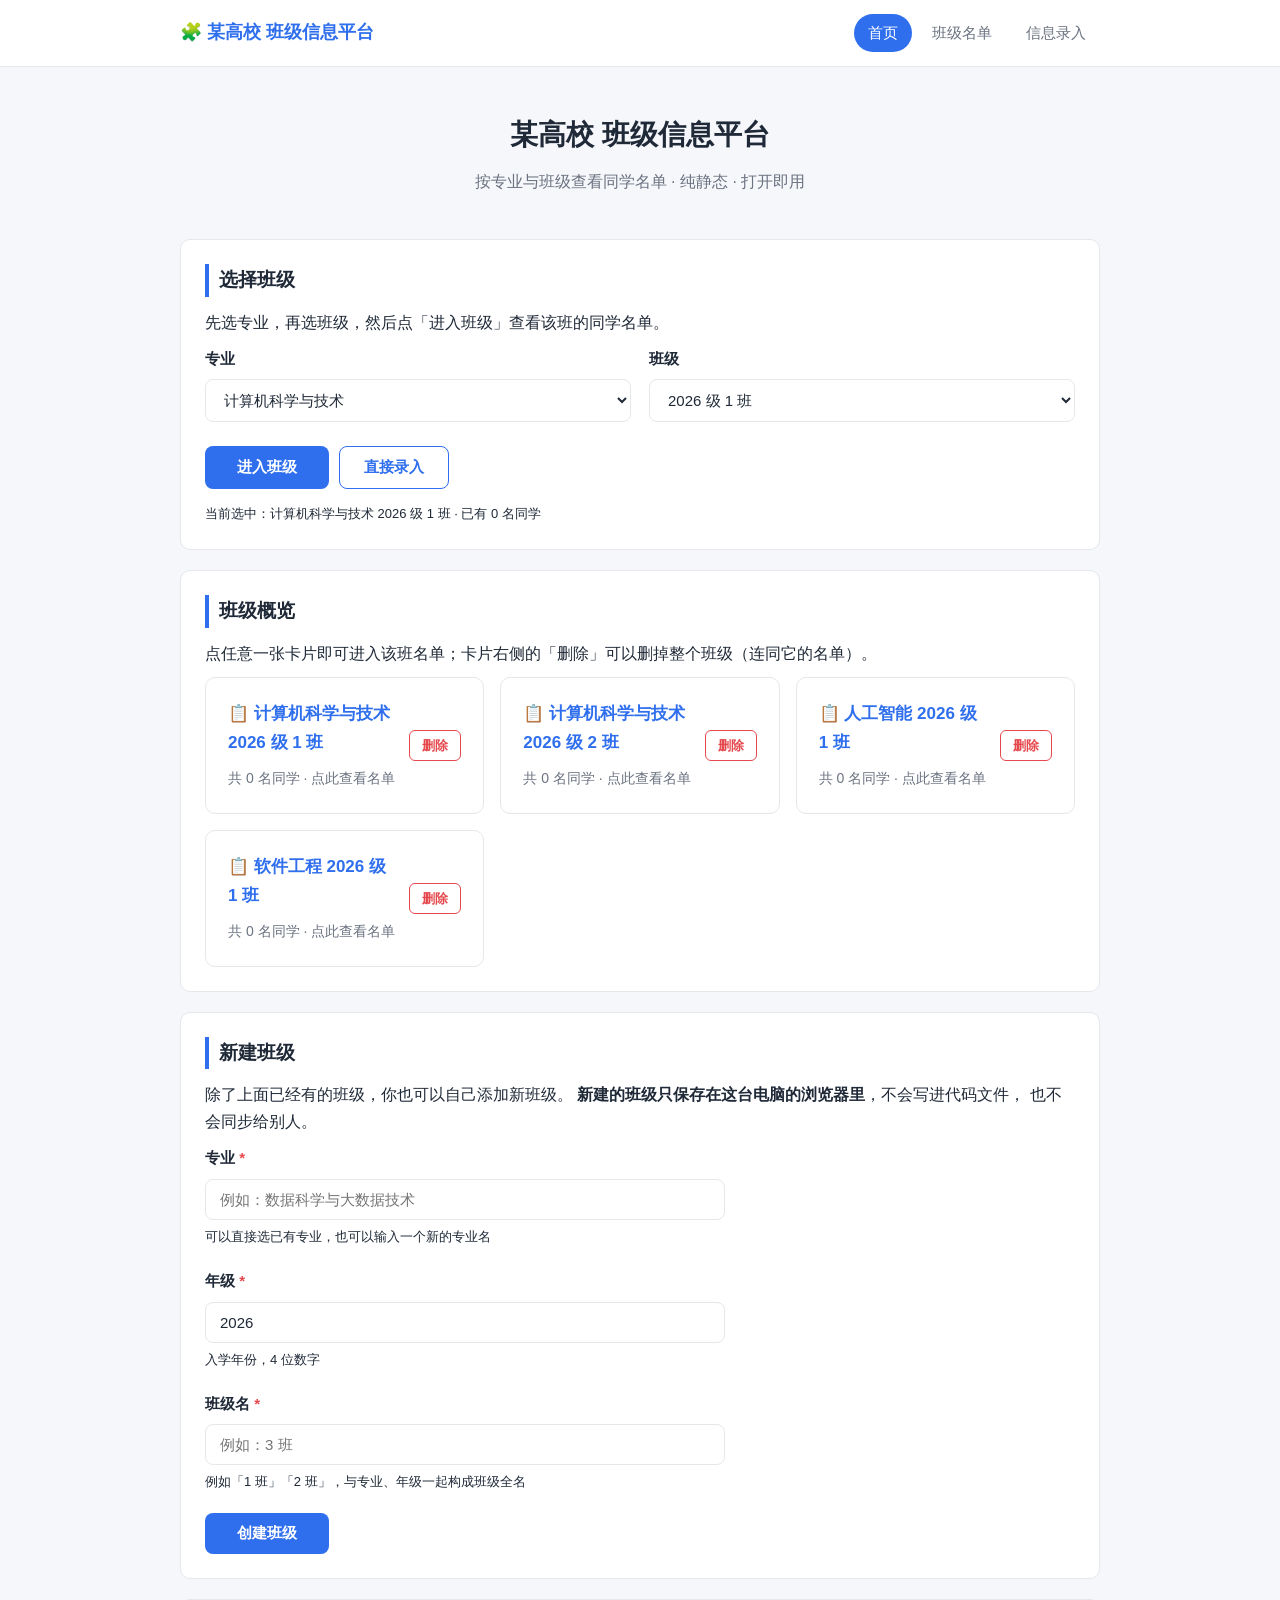
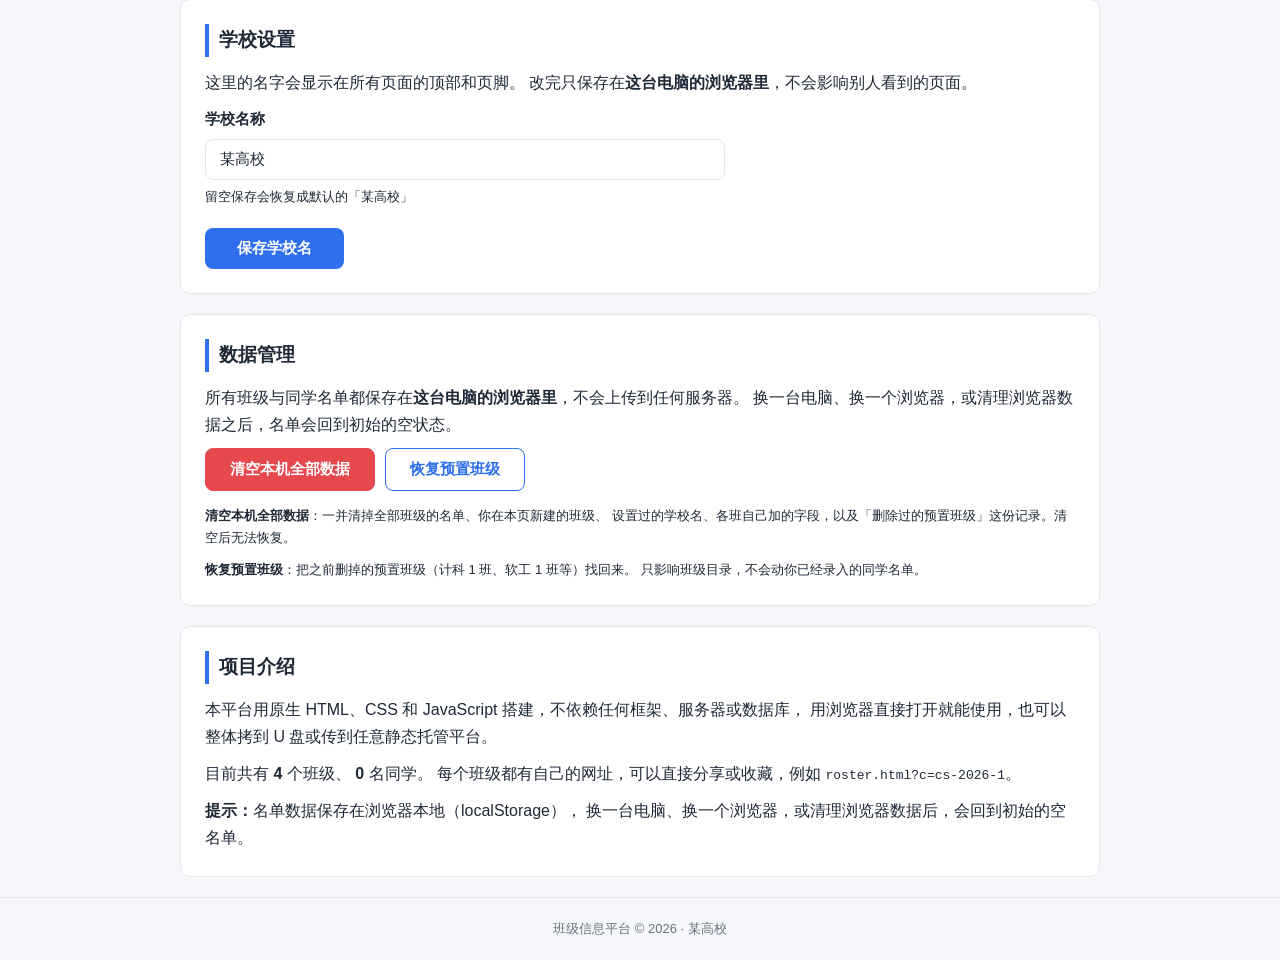
<file: index.html>
<!DOCTYPE html>
<!--
  ============================================================
  页面一：首页（index.html）
  作用：作为整个平台的入口 —— 选择「专业 + 班级」，跳转到该班级页面。

  首页包含六块：
    ① 选择班级 —— 专业下拉 + 班级下拉 + 进入按钮
    ② 班级概览 —— 每个班级一张卡片，显示人数；点卡片进班，卡片右侧「删除」可删掉这个班
    ③ 新建班级 —— 预置班级之外，可以自己加一个班级
    ④ 学校设置 —— 改全站显示的学校名（保存在本机浏览器）
    ⑤ 数据管理 —— 一键清空本机全部数据，或把删掉的预置班级恢复回来
    ⑥ 项目介绍 —— 说明这个平台是做什么的

  班级目录与同学名单都来自 app.js（数据层），本页不写死任何数据。
  ============================================================
-->
<html lang="zh-CN">
<head>
  <meta charset="UTF-8">
  <!-- 移动端适配：让页面在手机上按设备宽度渲染 -->
  <meta name="viewport" content="width=device-width, initial-scale=1.0">
  <!-- 页面描述：分享链接或搜索结果里会用到 -->
  <meta name="description" content="班级信息录入平台：按学校、专业、班级查看同学名单，纯静态页面，打开即用。">
  <!-- 浏览器标签页图标 -->
  <link rel="icon" type="image/svg+xml" href="favicon.svg">
  <title>首页 - 班级信息平台</title>
  <!-- 引入公共样式表 -->
  <link rel="stylesheet" href="style.css">
</head>
<body>

  <!-- ========== 顶部导航栏 ========== -->
  <header class="site-header">
    <div class="container header-inner">
      <!-- 站点 Logo，点击回到首页。「学校名」由脚本填入，见页面底部 -->
      <a class="logo" href="index.html">🧩 <span class="school-name"></span> 班级信息平台</a>
      <nav class="nav">
        <a href="index.html" class="active">首页</a>
        <!--
          名单页和录入页都要求「先有班级」才能打开，
          所以这两个链接的目标由脚本动态指向当前选中的班级。
        -->
        <a href="roster.html" id="navRoster">班级名单</a>
        <a href="form.html" id="navForm">信息录入</a>
      </nav>
    </div>
  </header>

  <!-- ========== 主体内容 ========== -->
  <main class="container">

    <!-- 首屏欢迎区 -->
    <section class="hero">
      <h1><span class="school-name"></span> 班级信息平台</h1>
      <p class="subtitle">按专业与班级查看同学名单 · 纯静态 · 打开即用</p>
    </section>

    <!-- ---------- 模块一：选择班级 ---------- -->
    <section class="card">
      <h2>选择班级</h2>
      <p>先选专业，再选班级，然后点「进入班级」查看该班的同学名单。</p>

      <!-- 两个下拉框并排；窄屏时自动变成上下排列（见 style.css 的 .picker） -->
      <div class="picker">
        <div class="form-item">
          <label for="majorSelect">专业</label>
          <!-- 选项由脚本根据班级目录生成 -->
          <select id="majorSelect" class="input"></select>
        </div>

        <div class="form-item">
          <label for="classSelect">班级</label>
          <!-- 选项会随「专业」的选择联动变化 -->
          <select id="classSelect" class="input"></select>
        </div>
      </div>

      <div class="picker-actions">
        <button type="button" id="goRoster" class="btn-submit">进入班级</button>
        <button type="button" id="goForm" class="btn-secondary">直接录入</button>
      </div>

      <!-- 显示当前选中班级的全名，以及该班人数 -->
      <p class="form-hint" id="pickerHint"></p>
    </section>

    <!-- ---------- 模块二：班级概览 ---------- -->
    <section class="card">
      <h2>班级概览</h2>
      <p>点任意一张卡片即可进入该班名单；卡片右侧的「删除」可以删掉整个班级（连同它的名单）。</p>
      <!-- 卡片由脚本生成，每张卡片显示班级名与当前人数 -->
      <div class="link-grid" id="overview"></div>
    </section>

    <!-- ---------- 模块三：新建班级 ---------- -->
    <section class="card">
      <h2>新建班级</h2>
      <p>
        除了上面已经有的班级，你也可以自己添加新班级。
        <strong>新建的班级只保存在这台电脑的浏览器里</strong>，不会写进代码文件，
        也不会同步给别人。
      </p>

      <!-- 创建结果提示条：默认隐藏，由脚本控制显示 -->
      <div class="msg" id="classMsg" role="status" aria-live="polite"></div>

      <form id="classForm" action="#">
        <!-- 字段一：专业 -->
        <div class="form-item">
          <label for="newMajor">专业 <span class="required">*</span></label>
          <input
            type="text"
            id="newMajor"
            class="input"
            list="majorOptions"
            placeholder="例如：数据科学与大数据技术"
            maxlength="30"
            required>
          <!-- 已有专业作为输入建议：可以直接选，也可以填一个新的 -->
          <datalist id="majorOptions"></datalist>
          <p class="form-hint">可以直接选已有专业，也可以输入一个新的专业名</p>
        </div>

        <!-- 字段二：年级 -->
        <div class="form-item">
          <label for="newGrade">年级 <span class="required">*</span></label>
          <input
            type="text"
            id="newGrade"
            class="input"
            value="2026"
            maxlength="4"
            inputmode="numeric"
            placeholder="例如：2026"
            required>
          <p class="form-hint">入学年份，4 位数字</p>
        </div>

        <!-- 字段三：班级名 -->
        <div class="form-item">
          <label for="newName">班级名 <span class="required">*</span></label>
          <input
            type="text"
            id="newName"
            class="input"
            placeholder="例如：3 班"
            maxlength="20"
            required>
          <p class="form-hint">例如「1 班」「2 班」，与专业、年级一起构成班级全名</p>
        </div>

        <button type="submit" class="btn-submit">创建班级</button>
      </form>
    </section>

    <!-- ---------- 模块四：学校设置 ---------- -->
    <section class="card">
      <h2>学校设置</h2>
      <p>
        这里的名字会显示在所有页面的顶部和页脚。
        改完只保存在<strong>这台电脑的浏览器里</strong>，不会影响别人看到的页面。
      </p>

      <!-- 保存结果提示条：默认隐藏，由脚本控制显示 -->
      <div class="msg" id="schoolMsg" role="status" aria-live="polite"></div>

      <form id="schoolForm" action="#">
        <div class="form-item">
          <label for="schoolInput">学校名称</label>
          <input
            type="text"
            id="schoolInput"
            class="input"
            maxlength="30"
            placeholder="例如：安徽师范大学">
          <p class="form-hint">留空保存会恢复成默认的「某高校」</p>
        </div>

        <button type="submit" class="btn-submit">保存学校名</button>
      </form>
    </section>

    <!-- ---------- 模块五：数据管理 ---------- -->
    <section class="card">
      <h2>数据管理</h2>
      <p>
        所有班级与同学名单都保存在<strong>这台电脑的浏览器里</strong>，不会上传到任何服务器。
        换一台电脑、换一个浏览器，或清理浏览器数据之后，名单会回到初始的空状态。
      </p>

      <div class="msg" id="dataMsg" role="status" aria-live="polite"></div>

      <div class="btn-row">
        <button type="button" class="btn-danger" id="clearAllBtn">清空本机全部数据</button>
        <button type="button" class="btn-secondary" id="restoreClassesBtn">恢复预置班级</button>
      </div>

      <p class="form-hint">
        <strong>清空本机全部数据</strong>：一并清掉全部班级的名单、你在本页新建的班级、
        设置过的学校名、各班自己加的字段，以及「删除过的预置班级」这份记录。清空后无法恢复。
      </p>
      <p class="form-hint">
        <strong>恢复预置班级</strong>：把之前删掉的预置班级（计科 1 班、软工 1 班等）找回来。
        只影响班级目录，不会动你已经录入的同学名单。
      </p>
    </section>

    <!-- ---------- 模块六：项目介绍 ---------- -->
    <section class="card">
      <h2>项目介绍</h2>
      <p>
        本平台用原生 HTML、CSS 和 JavaScript 搭建，不依赖任何框架、服务器或数据库，
        用浏览器直接打开就能使用，也可以整体拷到 U 盘或传到任意静态托管平台。
      </p>
      <p>
        目前共有 <strong><span id="statClasses">—</span></strong> 个班级、
        <strong><span id="statStudents">—</span></strong> 名同学。
        每个班级都有自己的网址，可以直接分享或收藏，例如
        <code>roster.html?c=cs-2026-1</code>。
      </p>
      <p>
        <strong>提示：</strong>名单数据保存在浏览器本地（localStorage），
        换一台电脑、换一个浏览器，或清理浏览器数据后，会回到初始的空名单。
      </p>
    </section>

  </main>

  <!-- ========== 页脚 ========== -->
  <footer class="site-footer">
    <p>班级信息平台 &copy; 2026 · <span class="school-name"></span></p>
  </footer>

  <!-- 数据层：提供班级目录与名单数据 -->
  <script src="app.js"></script>
  <script>
    /*
      首页脚本，做六件事：
        1. 把页面上所有「学校名」的位置填上（取自数据层的 getSchoolName）
        2. 生成「专业」下拉框，以及随专业联动的「班级」下拉框
        3. 生成「班级概览」卡片（带各班人数）
        4. 处理「新建班级」表单
        5. 处理「学校设置」表单（改完立即刷新全站显示的校名）
        6. 处理「清空本机全部数据」「恢复预置班级」两个按钮
        7. 跨标签页同步：别的标签页改了数据时自动重建本页

      注意：所有动态内容都用 textContent 写入，不用 innerHTML 拼接，
           避免用户输入的内容被当成 HTML 执行（XSS）。
    */
    (function () {
      var majorSelect = document.getElementById('majorSelect');
      var classSelect = document.getElementById('classSelect');
      var pickerHint = document.getElementById('pickerHint');
      var overview = document.getElementById('overview');
      var navRoster = document.getElementById('navRoster');
      var navForm = document.getElementById('navForm');
      var classForm = document.getElementById('classForm');
      var classMsg = document.getElementById('classMsg');
      var schoolForm = document.getElementById('schoolForm');
      var schoolInput = document.getElementById('schoolInput');
      var schoolMsg = document.getElementById('schoolMsg');
      var dataMsg = document.getElementById('dataMsg');
      var clearAllBtn = document.getElementById('clearAllBtn');
      var restoreClassesBtn = document.getElementById('restoreClassesBtn');

      var statClasses = document.getElementById('statClasses');
      var statStudents = document.getElementById('statStudents');

      /* ---------- 工具：提示条 ---------- */
      function showMsg(el, text, isError) {
        el.className = isError ? 'msg msg-error' : 'msg';
        el.textContent = text;
        el.style.display = 'block';
      }

      /* ---------- 0. 填充页面上的学校名 ---------- */

      /* 页面上有多处「学校名」占位（顶部 logo、首屏标题、页脚），一次性全部填上。
         改校名之后也要再调一次，所以单独抽成函数。 */
      function syncSchoolName() {
        var els = document.querySelectorAll('.school-name');
        var name = ClassData.getSchoolName();

        for (var i = 0; i < els.length; i++) {
          els[i].textContent = name;
        }
      }

      syncSchoolName();

      /* ---------- 1. 生成「专业」下拉框 ---------- */
      function renderMajors(selected) {
        var majors = ClassData.listMajors();

        majorSelect.textContent = '';   // 清空后重建，避免重复
        majors.forEach(function (major) {
          var option = document.createElement('option');
          option.value = major;
          option.textContent = major;
          majorSelect.appendChild(option);
        });

        // 尽量保留原来选中的专业；没有就选第一个
        majorSelect.value = (selected && majors.indexOf(selected) > -1) ? selected : (majors[0] || '');
      }

      /* ---------- 2. 生成「班级」下拉框（随专业联动） ---------- */
      function renderClasses(major, selected) {
        var classes = ClassData.listClassesByMajor(major);

        classSelect.textContent = '';   // 清空后重建

        if (classes.length === 0) {
          var empty = document.createElement('option');
          empty.value = '';
          empty.textContent = '（该专业暂无班级）';
          classSelect.appendChild(empty);
          classSelect.disabled = true;
          return;
        }

        classSelect.disabled = false;
        classes.forEach(function (cls) {
          var option = document.createElement('option');
          option.value = cls.id;
          // 下拉里只显示班级名（专业已经在左边选好了），但把年级带上以免混淆
          option.textContent = cls.grade + ' 级 ' + cls.name;
          classSelect.appendChild(option);
        });

        // 尽量保留原来选中的班级；该专业里没有就选第一个
        var ids = classes.map(function (c) { return c.id; });
        classSelect.value = (selected && ids.indexOf(selected) > -1) ? selected : classes[0].id;
      }

      /* ---------- 3. 同步「当前选中班级」带出的各种显示 ---------- */

      /*
        当前选中的班级 id。
        班级下拉被禁用（该专业没有班级）时返回空字符串。
      */
      function currentClassId() {
        return classSelect.disabled ? '' : classSelect.value;
      }

      /* 顶部导航里的「班级名单」「信息录入」要指向当前选中的班级 */
      function syncNav() {
        var cid = currentClassId();
        navRoster.href = ClassData.buildUrl('roster.html', cid);
        navForm.href = ClassData.buildUrl('form.html', cid);
      }

      /* 选中班级下方的那行小字：班级全名 + 人数 */
      function syncHint() {
        var cls = ClassData.getClass(currentClassId());

        if (!cls) {
          pickerHint.textContent = '该专业下还没有班级，可以在下面「新建班级」里添加一个。';
          return;
        }

        pickerHint.textContent = '当前选中：' + ClassData.getClassName(cls)
          + ' · 已有 ' + ClassData.load(cls.id).length + ' 名同学';
      }

      /* ---------- 4. 生成「班级概览」卡片 ---------- */
      function renderOverview() {
        var classes = ClassData.listClasses();

        overview.textContent = '';

        if (classes.length === 0) {
          var tip = document.createElement('p');
          tip.className = 'empty-tip';
          tip.textContent = '还没有任何班级，请先在下面创建一个。';
          overview.appendChild(tip);
          return;
        }

        classes.forEach(function (cls) {
          /*
            卡片结构：外层是个普通容器，里面才是「查看名单」的链接。
            因为 <a> 里不允许再放 <button>，删除按钮得放在链接外面。
          */
          var card = document.createElement('div');
          card.className = 'link-box class-card';

          var link = document.createElement('a');
          link.className = 'class-card-main';
          link.href = ClassData.buildUrl('roster.html', cls.id);

          var title = document.createElement('strong');
          title.textContent = '📋 ' + ClassData.getClassName(cls);

          var desc = document.createElement('span');
          desc.textContent = '共 ' + ClassData.load(cls.id).length + ' 名同学 · 点此查看名单';

          link.appendChild(title);
          link.appendChild(desc);

          var del = document.createElement('button');
          del.type = 'button';
          del.className = 'btn-mini btn-del';
          del.textContent = '删除';
          del.setAttribute('aria-label', '删除班级 ' + ClassData.getClassName(cls));
          del.addEventListener('click', function () {
            deleteClass(cls);
          });

          card.appendChild(link);
          card.appendChild(del);
          overview.appendChild(card);
        });
      }

      /*
        删除一个班级。

        预置班级（写在 app.js 里的）删掉之后，可以在本页「数据管理」里用
        「恢复预置班级」找回来；新建的班级删了就没了。
        无论哪种，这个班的同学名单都会一起删掉 —— 所以先弹窗把话说清楚。
      */
      function deleteClass(cls) {
        var count = ClassData.load(cls.id).length;
        var fullName = ClassData.getClassName(cls);

        var yes = window.confirm(
          '确定要删除班级「' + fullName + '」吗？\n\n'
          + '这个班现在有 ' + count + ' 名同学，名单会一起删掉。\n'
          + '删除后无法恢复（预置班级可以稍后在「数据管理」里找回来，但名单找不回来）。'
        );

        if (!yes) return;

        var result = ClassData.removeClass(cls.id);

        if (!result.ok) {
          showMsg(classMsg, '删除失败，请检查浏览器是否禁用了本地存储（隐私模式下无法保存）。', true);
          return;
        }

        refreshAll('', '');
        showMsg(classMsg, '已删除班级「' + result.name + '」。', false);
      }

      /* ---------- 5. 底部统计文字 ---------- */
      function renderStats() {
        var classes = ClassData.listClasses();
        var total = 0;

        classes.forEach(function (cls) {
          total += ClassData.load(cls.id).length;
        });

        statClasses.textContent = classes.length;
        statStudents.textContent = total;
      }

      /* ---------- 6. 一次性刷新所有动态内容 ---------- */
      function refreshAll(major, classId) {
        renderMajors(major);
        renderClasses(majorSelect.value, classId);
        syncNav();
        syncHint();
        renderOverview();
        renderStats();
        renderMajorOptions();
      }

      /* ---------- 7. 新建班级表单里的「已有专业」建议 ---------- */
      function renderMajorOptions() {
        var datalist = document.getElementById('majorOptions');
        datalist.textContent = '';

        ClassData.listMajors().forEach(function (major) {
          var option = document.createElement('option');
          option.value = major;
          datalist.appendChild(option);
        });
      }

      /* ---------- 8. 事件绑定 ---------- */

      // 切换专业 → 班级下拉跟着换，并选第一个
      majorSelect.addEventListener('change', function () {
        renderClasses(this.value, '');
        syncNav();
        syncHint();
      });

      // 切换班级 → 更新导航链接与提示文字
      classSelect.addEventListener('change', function () {
        syncNav();
        syncHint();
      });

      // 「进入班级」→ 跳转到该班名单页
      document.getElementById('goRoster').addEventListener('click', function () {
        var cid = currentClassId();
        if (!cid) {
          showMsg(classMsg, '该专业下还没有班级，请先新建一个。', true);
          return;
        }
        window.location.href = ClassData.buildUrl('roster.html', cid);
      });

      // 「直接录入」→ 跳转到该班录入页
      document.getElementById('goForm').addEventListener('click', function () {
        var cid = currentClassId();
        if (!cid) {
          showMsg(classMsg, '该专业下还没有班级，请先新建一个。', true);
          return;
        }
        window.location.href = ClassData.buildUrl('form.html', cid);
      });

      // 提交「新建班级」表单
      classForm.addEventListener('submit', function (event) {
        event.preventDefault();   // 阻止默认提交，否则页面会刷新

        var major = document.getElementById('newMajor').value.trim();
        var grade = document.getElementById('newGrade').value.trim();
        var name = document.getElementById('newName').value.trim();

        var result = ClassData.createClass({ major: major, grade: grade, name: name });

        if (!result.ok) {
          var reasons = {
            invalid: '请把专业、年级和班级名都填上。',
            duplicate: '这个班级已经存在了（' + major + ' ' + grade + ' 级 ' + name + '），不用重复创建。',
            storage: '创建失败，请检查浏览器是否禁用了本地存储（隐私模式下无法保存）。'
          };
          showMsg(classMsg, reasons[result.reason] || '创建失败。', true);
          return;
        }

        // 创建成功：清空表单 → 重建下拉（并自动选中新班级）→ 刷新概览与统计
        classForm.reset();
        document.getElementById('newGrade').value = '2026';

        refreshAll(result.cls.major, result.cls.id);

        showMsg(classMsg, '已创建：' + ClassData.getClassName(result.cls) + '。现在可以直接进入这个班级了。', false);
      });

      /* ---------- 9. 学校设置：改全站显示的校名 ---------- */

      // 进页面时先把当前校名填进输入框
      schoolInput.value = ClassData.getSchoolName();

      schoolForm.addEventListener('submit', function (event) {
        event.preventDefault();

        var result = ClassData.setSchoolName(schoolInput.value);

        if (!result.ok) {
          showMsg(schoolMsg, '保存失败，请检查浏览器是否禁用了本地存储（隐私模式下无法保存）。', true);
          return;
        }

        // 回填「实际生效的名字」：留空保存时会变回默认值，让用户看得见发生了什么
        schoolInput.value = result.name;
        syncSchoolName();

        showMsg(schoolMsg, '已保存，页面上的学校名已更新为「' + result.name + '」。', false);
      });

      /* ---------- 10. 数据管理：清空本机全部数据 ---------- */

      clearAllBtn.addEventListener('click', function () {
        var yes = window.confirm(
          '确定要清空这台电脑上的全部数据吗？\n\n'
          + '会一并删除：\n'
          + '· 全部班级的同学名单\n'
          + '· 你在本页新建的班级\n'
          + '· 设置过的学校名\n'
          + '· 各班自己加的字段（宿舍号、QQ 之类）\n\n'
          + '清空后无法恢复，确定继续吗？'
        );

        // 用户点了取消：什么都不动，只回一句
        if (!yes) {
          showMsg(dataMsg, '已取消，数据没有变动。', true);
          return;
        }

        ClassData.resetAll();

        // 把页面上所有跟着数据变的东西重建一遍，等同于刷新后的样子
        syncSchoolName();
        schoolInput.value = ClassData.getSchoolName();
        refreshAll('', '');

        showMsg(dataMsg, '已清空：全部名单、新建的班级、学校设置和自定义字段都恢复到了初始状态。', false);
      });

      /* ---------- 11. 数据管理：恢复被删掉的预置班级 ---------- */

      restoreClassesBtn.addEventListener('click', function () {
        var result = ClassData.restoreHidden();

        if (!result.ok) {
          showMsg(dataMsg, '恢复失败，请检查浏览器是否禁用了本地存储（隐私模式下无法保存）。', true);
          return;
        }

        refreshAll('', '');
        showMsg(dataMsg, '已恢复被删除的预置班级（本页新建的班级不受影响）。', false);
      });

      /* ---------- 12. 跨标签页同步 ---------- */

      /*
        同一个浏览器里，另一个标签页改了班级目录或学校名时，浏览器会发来 storage 事件。
        本页跟着重建一遍（保留下拉框当前的选择），省得用户来回手动刷新。
      */
      window.addEventListener('storage', function (event) {
        // 只关心本站在用的那些键（clear() 时 event.key 为 null，也一并处理）
        if (event.key && event.key.indexOf('classInfoSite.') !== 0) return;

        var major = majorSelect.value;        // 记住当前选择，重建后还是它
        var classId = currentClassId();

        syncSchoolName();
        refreshAll(major, classId);

        showMsg(dataMsg, '检测到另一个标签页的改动，已自动刷新。', false);
      });

      /* ---------- 13. 首次渲染 ---------- */
      refreshAll('', '');
    })();
  </script>

</body>
</html>
</file>
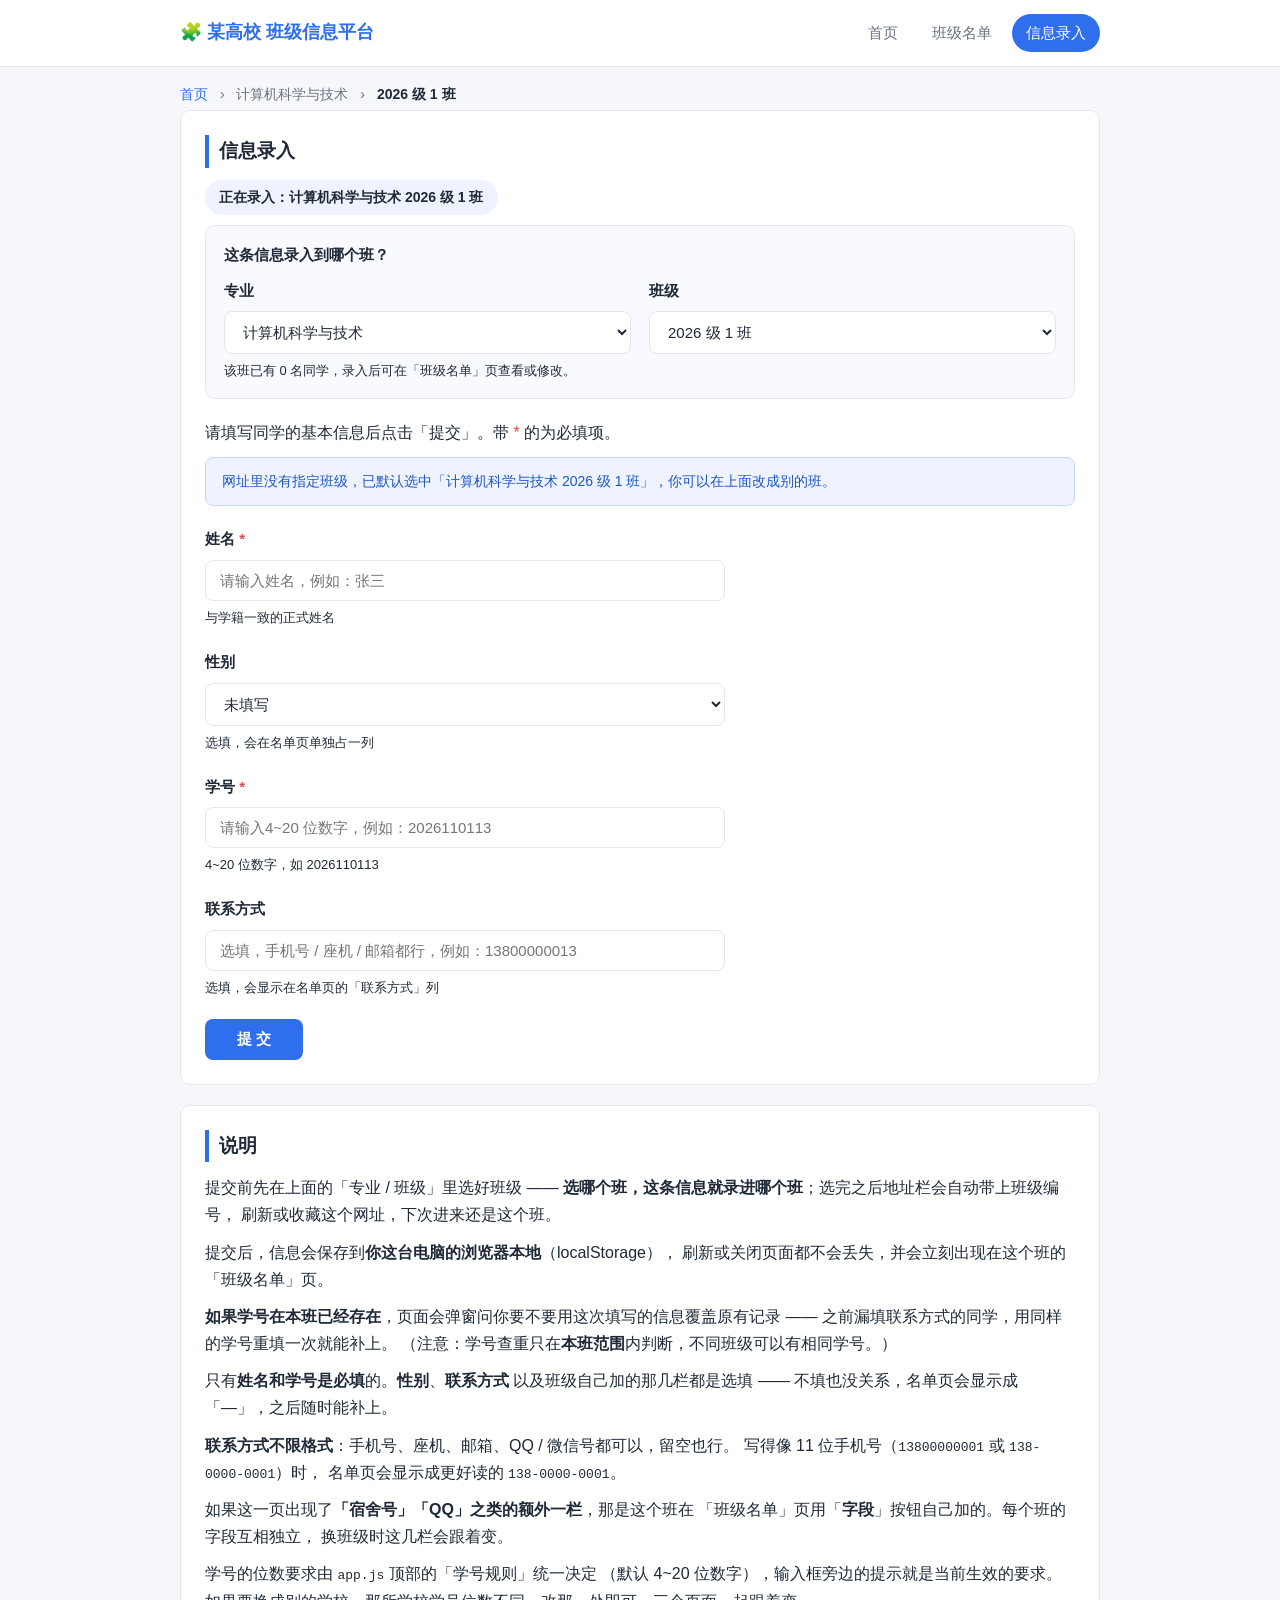
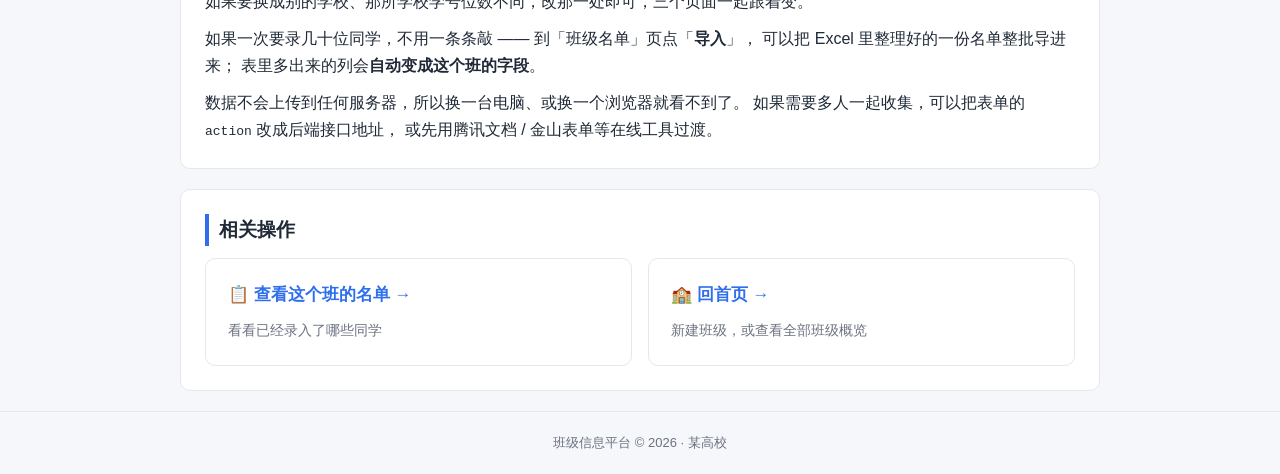
<file: form.html>
<!DOCTYPE html>
<!--
  ============================================================
  页面三：信息收集表单（form.html）
  作用：录入同学信息 —— 填写姓名、学号、联系方式，并指定这位同学属于哪个班级。

  必填的只有姓名和学号；性别、联系方式，以及班级自己加的附加栏（宿舍号、QQ…）
  都是选填，联系方式还不限格式（手机号 / 座机 / 邮箱都收）。

  本页的「当前班级」有两个来源，页面上随时可以改：
    ① 网址参数 c，例如 form.html?c=cs-2026-1
       表示进页面时默认选中「计算机科学与技术 2026 级 1 班」；
    ② 页面顶部「这条信息录入到哪个班？」里的两个下拉框（专业 → 班级），
       选什么就录进哪个班，地址栏会跟着自动更新（刷新、收藏都不丢）。

  没带 c 参数时（例如直接打开 form.html）本页不再拦人：
  默认选中班级目录里的第一个班级，并在提示条里说明一句。

  数据去向：提交后由 app.js 保存进浏览器本地（localStorage），
            刷新或关闭页面都不会丢，「班级名单」页会立刻显示出来。
            数据不会上传到任何服务器 —— 本页依然是纯静态页面。
            若将来需要多人协作收集，只需把 <form> 的 action
            指向后端接口地址，其余不用改。
  ============================================================
-->
<html lang="zh-CN">
<head>
  <meta charset="UTF-8">
  <!-- 移动端适配：让页面在手机上按设备宽度渲染 -->
  <meta name="viewport" content="width=device-width, initial-scale=1.0">
  <meta name="description" content="班级同学信息录入表单，选择专业与班级后填写姓名、学号、联系方式并提交，数据保存在本机浏览器。">
  <link rel="icon" type="image/svg+xml" href="favicon.svg">
  <title>信息录入 - 班级信息平台</title>
  <link rel="stylesheet" href="style.css">
</head>
<body>

  <!-- ========== 顶部导航栏 ========== -->
  <header class="site-header">
    <div class="container header-inner">
      <a class="logo" href="index.html">🧩 <span class="school-name"></span> 班级信息平台</a>
      <nav class="nav">
        <a href="index.html">首页</a>
        <!-- 这两个链接由脚本补上当前班级参数 -->
        <a href="roster.html" id="navRoster">班级名单</a>
        <a href="form.html" id="navForm" class="active">信息录入</a>
      </nav>
    </div>
  </header>

  <!-- ========== 主体内容 ========== -->
  <main class="container">

    <!-- 面包屑：显示当前录进哪个班。打印时不显示 -->
    <nav class="breadcrumb no-print" id="breadcrumb" aria-label="当前位置" hidden>
      <a href="index.html">首页</a>
      <span class="crumb-sep">›</span>
      <span id="crumbMajor"></span>
      <span class="crumb-sep">›</span>
      <span class="crumb-current" id="crumbClass"></span>
    </nav>

    <!--
      情况一：班级目录里一个班级都没有（正常不会出现，属于兜底）
      这时无处可录，只能引导回首页新建一个班级。
    -->
    <section class="card" id="noticeCard" hidden>
      <h2 id="noticeTitle">还没有任何班级</h2>
      <p id="noticeText">
        这个页面需要知道「往哪个班录入」，但目前一个班级都没有。
        请回到首页，先新建一个班级，再回来录入。
      </p>
      <p class="notice-actions">
        <a class="btn-submit btn-link" href="index.html">回到首页新建班级</a>
      </p>
    </section>

    <!-- 情况二：正常录入 -->
    <section class="card" id="formCard" hidden>
      <h2>信息录入</h2>

      <!-- 当前正在录入的班级，由脚本跟随下拉框实时更新 -->
      <p class="class-tag" id="classTag"></p>

      <!--
        录入到哪个班：专业 + 班级两个联动下拉框。
        这一段刻意放在 <form> 外面，有两个好处：
          ① 提交后清空表单（reset）时不会把班级选择也一起重置掉，
             方便连续录入同一个班的多位同学；
          ② 不参与表单的必填校验 —— 下拉框永远有值，本来就是选好才录的。
      -->
      <div class="class-picker">
        <p class="picker-label">这条信息录入到哪个班？</p>

        <div class="picker">
          <div class="form-item">
            <label for="majorSelect">专业</label>
            <!-- 选项由脚本根据班级目录生成 -->
            <select id="majorSelect" class="input"></select>
          </div>
          <div class="form-item">
            <label for="classSelect">班级</label>
            <!-- 选项会随「专业」的选择联动变化 -->
            <select id="classSelect" class="input"></select>
          </div>
        </div>

        <!-- 提示当前选中的班级已有多少人 -->
        <p class="form-hint" id="pickerHint"></p>
      </div>

      <p>请填写同学的基本信息后点击「提交」。带 <span class="required">*</span> 的为必填项。</p>

      <!--
        提示条：显示「刚进页面时的班级说明」和「提交结果」。
        role="status" + aria-live 让屏幕阅读器也能读出内容变化。
        语气由脚本切换：msg（成功）/ msg-info（中性说明）/ msg-warn（警告）/ msg-error（错误）。
      -->
      <div class="msg" id="msg" role="status" aria-live="polite"></div>

      <!--
        表单：
        - action="#" 表示暂不提交到任何后端地址
        - 提交交给页面底部脚本处理，避免页面刷新
      -->
      <form id="infoForm" action="#">

        <!-- 字段一：姓名 -->
        <div class="form-item">
          <label for="name">姓名 <span class="required">*</span></label>
          <!-- required 让浏览器自动做非空校验 -->
          <input
            type="text"
            id="name"
            name="name"
            class="input"
            placeholder="请输入姓名，例如：张三"
            maxlength="30"
            required>
          <p class="form-hint">与学籍一致的正式姓名</p>
        </div>

        <!-- 字段二：性别（选填） -->
        <div class="form-item">
          <label for="gender">性别</label>
          <!-- 选填。下拉里只有三个值，省得每个人写法不一样（男/男生/M 混着来） -->
          <select id="gender" name="gender" class="input">
            <option value="">未填写</option>
            <option value="男">男</option>
            <option value="女">女</option>
          </select>
          <p class="form-hint">选填，会在名单页单独占一列</p>
        </div>

        <!-- 字段三：学号 -->
        <div class="form-item">
          <label for="stuId">学号 <span class="required">*</span></label>
          <!--
            学号的 pattern、maxlength、提示文案都不写死在这里，而是由页面底部脚本
            按 app.js 顶部的「学号规则」三个常量自动填进来 ——
            换学校只要改 app.js 一处，三个页面一起跟着变。
          -->
          <input
            type="text"
            id="stuId"
            name="stuId"
            class="input"
            required>
          <p class="form-hint" id="stuIdHint"></p>
        </div>

        <!-- 字段四：联系方式（即名单页里的「联系方式」这一列） -->
        <div class="form-item">
          <label for="contact">联系方式</label>
          <!--
            选填，而且不限格式 —— 手机号、座机、邮箱、QQ/微信号都行，留空也可以。
            写得像 11 位手机号（13800000001 或 138-0000-0001）时，
            数据层会规整成纯数字存起来，名单页显示成 138-0000-0001 更好读。
          -->
          <input
            type="text"
            id="contact"
            name="contact"
            class="input"
            placeholder="选填，手机号 / 座机 / 邮箱都行，例如：13800000013"
            maxlength="40"
            autocomplete="off">
          <p class="form-hint">选填，会显示在名单页的「联系方式」列</p>
        </div>

        <!--
          自定义字段：本班在名单页的「字段」里加过几栏，这里就出现几个输入框。
          全部选填。由页面底部脚本按当前班级动态生成 ——
          换班级时这几栏会跟着换成那个班的字段。
        -->
        <div id="extraFields"></div>

        <!-- 提交按钮 -->
        <button type="submit" class="btn-submit">提 交</button>

      </form>
    </section>

    <!-- 提交说明 -->
    <section class="card" id="helpCard" hidden>
      <h2>说明</h2>
      <p>
        提交前先在上面的「专业 / 班级」里选好班级 ——
        <strong>选哪个班，这条信息就录进哪个班</strong>；选完之后地址栏会自动带上班级编号，
        刷新或收藏这个网址，下次进来还是这个班。
      </p>
      <p>
        提交后，信息会保存到<strong>你这台电脑的浏览器本地</strong>（localStorage），
        刷新或关闭页面都不会丢失，并会立刻出现在这个班的「班级名单」页。
      </p>
      <p>
        <strong>如果学号在本班已经存在</strong>，页面会弹窗问你要不要用这次填写的信息覆盖原有记录 ——
        之前漏填联系方式的同学，用同样的学号重填一次就能补上。
        （注意：学号查重只在<strong>本班范围</strong>内判断，不同班级可以有相同学号。）
      </p>
      <p>
        只有<strong>姓名和学号是必填</strong>的。<strong>性别</strong>、<strong>联系方式</strong>
        以及班级自己加的那几栏都是选填 —— 不填也没关系，名单页会显示成「—」，之后随时能补上。
      </p>
      <p>
        <strong>联系方式不限格式</strong>：手机号、座机、邮箱、QQ / 微信号都可以，留空也行。
        写得像 11 位手机号（<code>13800000001</code> 或 <code>138-0000-0001</code>）时，
        名单页会显示成更好读的 <code>138-0000-0001</code>。
      </p>
      <p>
        如果这一页出现了<strong>「宿舍号」「QQ」之类的额外一栏</strong>，那是这个班在
        「班级名单」页用「<strong>字段</strong>」按钮自己加的。每个班的字段互相独立，
        换班级时这几栏会跟着变。
      </p>
      <p>
        学号的位数要求由 <code>app.js</code> 顶部的「学号规则」统一决定
        （默认 4~20 位数字），输入框旁边的提示就是当前生效的要求。
        如果要换成别的学校、那所学校学号位数不同，改那一处即可，三个页面一起跟着变。
      </p>
      <p>
        如果一次要录几十位同学，不用一条条敲 —— 到「班级名单」页点「<strong>导入</strong>」，
        可以把 Excel 里整理好的一份名单整批导进来；
        表里多出来的列会<strong>自动变成这个班的字段</strong>。
      </p>
      <p>
        数据不会上传到任何服务器，所以换一台电脑、或换一个浏览器就看不到了。
        如果需要多人一起收集，可以把表单的 <code>action</code> 改成后端接口地址，
        或先用腾讯文档 / 金山表单等在线工具过渡。
      </p>
    </section>

    <!-- 底部便捷入口 -->
    <section class="card no-print" id="relatedCard" hidden>
      <h2>相关操作</h2>
      <div class="link-grid">
        <a class="link-box" href="roster.html" id="linkRoster">
          <strong>📋 查看这个班的名单 →</strong>
          <span>看看已经录入了哪些同学</span>
        </a>
        <a class="link-box" href="index.html">
          <strong>🏫 回首页 →</strong>
          <span>新建班级，或查看全部班级概览</span>
        </a>
      </div>
    </section>

  </main>

  <!-- ========== 页脚 ========== -->
  <footer class="site-footer">
    <p>班级信息平台 &copy; 2026 · <span class="school-name"></span></p>
  </footer>

  <!-- 数据层：提供班级目录与同学名单 -->
  <script src="app.js"></script>
  <script>
    /*
      录入页脚本，流程：
        1. 如果班级目录里一个班级都没有 → 只显示提示卡片，引导回首页（兜底）
        2. 生成「专业」「班级」两个联动下拉框
           - 网址带 ?c= 且班级有效 → 默认选中那个班
           - 没带（或编号无效）→ 默认选中第一个班级，并在提示条里说明
        3. 班级一变，就把「当前班级」同步到页面各处：
           顶部标签、面包屑、页面标题、导航链接、底部名单入口、地址栏
        4. 提交时读取「当前选中的班级」，把同学录进去
           - 学号在本班不存在 → 新增一位同学
           - 学号在本班已存在 → 弹窗确认，用户同意才覆盖（避免误改别人的信息）
        5. 显示结果提示条；成功时清空输入框，方便连续录入下一位同学
           （班级选择在 <form> 之外，不会被一起清掉）
    */
    (function () {
      var msgEl = document.getElementById('msg');
      var breadcrumb = document.getElementById('breadcrumb');
      var crumbMajor = document.getElementById('crumbMajor');
      var crumbClass = document.getElementById('crumbClass');
      var noticeCard = document.getElementById('noticeCard');
      var formCard = document.getElementById('formCard');
      var helpCard = document.getElementById('helpCard');
      var relatedCard = document.getElementById('relatedCard');
      var classTag = document.getElementById('classTag');
      var majorSelect = document.getElementById('majorSelect');
      var classSelect = document.getElementById('classSelect');
      var pickerHint = document.getElementById('pickerHint');
      var navRoster = document.getElementById('navRoster');
      var navForm = document.getElementById('navForm');
      var linkRoster = document.getElementById('linkRoster');
      var infoForm = document.getElementById('infoForm');
      var extraFieldsEl = document.getElementById('extraFields');

      /* ---------- 0. 公共小工具 ---------- */

      // 填充页面上所有「学校名」的位置（取当前设置的那个，默认是「某高校」）
      var schoolEls = document.querySelectorAll('.school-name');
      for (var s = 0; s < schoolEls.length; s++) {
        schoolEls[s].textContent = ClassData.getSchoolName();
      }

      /*
        学号输入框：位数、是否允许字母，全部由 app.js 顶部的「学号规则」决定。
        这里只把它套到输入框的 pattern / maxlength / 提示文案上 ——
        所以在 app.js 里改一次，录入页、名单页和批量导入会同时生效。
      */
      (function applySidRule() {
        var stuIdEl = document.getElementById('stuId');
        var stuIdHint = document.getElementById('stuIdHint');
        var hint = ClassData.sidHint();
        var example = ClassData.sidExample();   // 照当前规则生成的合规例子

        stuIdEl.pattern = ClassData.SID_PATTERN.source;
        stuIdEl.maxLength = ClassData.SID_MAX;
        stuIdEl.placeholder = '请输入' + hint + '，例如：' + example;
        stuIdEl.title = '学号应为' + hint;
        stuIdEl.inputMode = ClassData.SID_ALLOW_LETTER ? 'text' : 'numeric';

        stuIdHint.textContent = hint + '，如 ' + example;
      })();

      /*
        显示提示条。kind 取 'info'（中性说明）/ 'warn'（警告）/ 'error'（错误），
        不传则按「成功」处理（绿色）。
      */
      function showMsg(text, kind) {
        msgEl.className = kind ? 'msg msg-' + kind : 'msg';
        msgEl.textContent = text;
        msgEl.style.display = 'block';
      }

      /*
        把地址栏同步成当前选中的班级。
        这样刷新页面、收藏网址、把网址发给同学，都能回到同一个班。
      */
      function syncUrl(classId) {
        try {
          window.history.replaceState(null, '', ClassData.buildUrl('form.html', classId));
        } catch (e) {
          // 个别环境（例如直接用 file:// 打开、或浏览器限制）不允许改地址栏，
          // 忽略即可 —— 页面功能不依赖它
        }
      }

      /* ---------- 1. 一个班级都没有：只显示提示卡片，后面的事都不用做了 ---------- */
      if (ClassData.listClasses().length === 0) {
        noticeCard.hidden = false;
        breadcrumb.hidden = true;
        formCard.hidden = true;
        helpCard.hidden = true;
        relatedCard.hidden = true;

        navRoster.href = 'index.html';
        navForm.href = 'index.html';
        return;
      }

      /* ---------- 2. 有班级可录：把三张卡片放出来 ---------- */
      formCard.hidden = false;
      helpCard.hidden = false;
      relatedCard.hidden = false;

      /* ---------- 3. 生成两个下拉框 ---------- */

      /* 「专业」下拉框：列出班级目录里出现过的全部专业 */
      function renderMajors(selected) {
        var majors = ClassData.listMajors();

        majorSelect.textContent = '';   // 清空后重建，避免重复
        majors.forEach(function (major) {
          var option = document.createElement('option');
          option.value = major;
          option.textContent = major;
          majorSelect.appendChild(option);
        });

        // 尽量保留原来选中的专业；没有就选第一个
        majorSelect.value = (selected && majors.indexOf(selected) > -1) ? selected : (majors[0] || '');
      }

      /* 「班级」下拉框：只列出当前专业下的班级，随专业联动 */
      function renderClasses(major, selected) {
        var classes = ClassData.listClassesByMajor(major);

        classSelect.textContent = '';   // 清空后重建

        if (classes.length === 0) {
          var empty = document.createElement('option');
          empty.value = '';
          empty.textContent = '（该专业暂无班级）';
          classSelect.appendChild(empty);
          classSelect.disabled = true;
          return;
        }

        classSelect.disabled = false;
        classes.forEach(function (cls) {
          var option = document.createElement('option');
          option.value = cls.id;
          // 下拉里只显示「年级 + 班名」（专业已经在左边选好了）
          option.textContent = cls.grade + ' 级 ' + cls.name;
          classSelect.appendChild(option);
        });

        // 尽量保留原来选中的班级；当前专业里没有这个班就退而选第一个
        var ids = classes.map(function (c) { return c.id; });
        classSelect.value = (selected && ids.indexOf(selected) > -1) ? selected : classes[0].id;
      }

      /* ---------- 4. 当前选中的班级 id（下拉框被禁用时视为空） ---------- */
      function currentClassId() {
        return classSelect.disabled ? '' : classSelect.value;
      }

      /* ---------- 4.5 自定义字段的输入框 ---------- */

      /*
        按当前班级的「附加字段」生成对应的输入框。
        每个班的字段是各管各的，所以换班级时这里要重新生成一遍。

        全部选填 —— 没填就是空，提交时不会带上这个键。
      */
      function renderExtraFields() {
        var classId = currentClassId();
        var list = classId ? ClassData.listFields(classId) : [];

        extraFieldsEl.textContent = '';

        list.forEach(function (field) {
          var item = document.createElement('div');
          item.className = 'form-item';

          var inputId = 'extra-' + field.key;

          var label = document.createElement('label');
          label.setAttribute('for', inputId);
          label.textContent = field.label;

          var input = document.createElement('input');
          input.type = 'text';
          input.id = inputId;
          input.name = inputId;
          input.className = 'input extra-input';
          input.setAttribute('data-key', field.key);
          input.setAttribute('data-label', field.label);
          input.maxLength = ClassData.FIELD_VALUE_MAX;
          input.autocomplete = 'off';

          var hint = document.createElement('p');
          hint.className = 'form-hint';
          hint.textContent = '选填 · 在名单页用「字段」按钮增删这一栏';

          item.appendChild(label);
          item.appendChild(input);
          item.appendChild(hint);
          extraFieldsEl.appendChild(item);
        });
      }

      /* 收集这几栏里填了的内容，返回 { 字段key: 值 } */
      function collectExtra() {
        var inputs = extraFieldsEl.querySelectorAll('.extra-input');
        var extra = {};

        for (var i = 0; i < inputs.length; i++) {
          var key = inputs[i].getAttribute('data-key');
          var value = inputs[i].value.trim();

          if (key && value) extra[key] = value;
        }
        return extra;
      }

      /* ---------- 5. 把「当前班级」同步到页面各处 ---------- */
      function syncContext() {
        var classId = currentClassId();
        var cls = ClassData.getClass(classId);

        // 理论上不会发生（没有班级时第 1 步就已经返回了），留个保险
        if (!cls) {
          classTag.textContent = '暂时没有可录入的班级';
          pickerHint.textContent = '这个专业下还没有班级，请回首页新建一个。';
          breadcrumb.hidden = true;
          navRoster.href = 'index.html';
          navForm.href = 'index.html';
          linkRoster.href = 'index.html';
          extraFieldsEl.textContent = '';
          return;
        }

        var className = ClassData.getClassName(cls);

        // 顶部标签与浏览器标签页标题
        classTag.textContent = '正在录入：' + className;
        document.title = '信息录入 · ' + className + ' - 班级信息平台';

        // 面包屑：首页 › 专业 › 年级 班级
        crumbMajor.textContent = cls.major;
        crumbClass.textContent = cls.grade + ' 级 ' + cls.name;
        breadcrumb.hidden = false;

        // 下拉框下方的说明：这个班现在有多少人
        pickerHint.textContent = '该班已有 ' + ClassData.load(classId).length
          + ' 名同学，录入后可在「班级名单」页查看或修改。';

        // 导航与底部入口都指向当前这个班
        navRoster.href = ClassData.buildUrl('roster.html', classId);
        navForm.href = ClassData.buildUrl('form.html', classId);
        linkRoster.href = ClassData.buildUrl('roster.html', classId);

        // 这个班的附加字段（有的班加了「宿舍号」，有的班没有，所以每次都得重来）
        renderExtraFields();

        // 地址栏跟上，方便刷新与分享
        syncUrl(classId);
      }

      /* ---------- 6. 首次渲染：按网址参数定默认班级 ---------- */

      var urlRaw = ClassData.param('c');        // 网址里写的班级编号（可能是空的）
      var urlCls = ClassData.getClass(urlRaw);  // 编号有效时拿到班级对象，否则 null
      var arrivalNote = null;                   // 进页面时要说明的一句话

      if (urlRaw && !urlCls) {
        // 带了编号但这个班不存在（链接过期、班级被移除等）
        arrivalNote = '网址里的班级编号「' + urlRaw
          + '」在班级目录里不存在，已默认选中第一个班级，你可以在上面改成别的班。';
      } else if (!urlRaw) {
        // 压根没带编号（例如直接打开 form.html）—— 班级名要等选完才知道，先占位
        arrivalNote = '网址里没有指定班级，已默认选中第一个班级，你可以在上面改成别的班。';
      }

      renderMajors(urlCls ? urlCls.major : '');
      renderClasses(majorSelect.value, urlCls ? urlCls.id : '');
      syncContext();

      if (arrivalNote) {
        if (!urlRaw) {
          // 补上具体班级名，说明更清楚
          arrivalNote = '网址里没有指定班级，已默认选中「'
            + ClassData.getClassName(ClassData.getClass(currentClassId()))
            + '」，你可以在上面改成别的班。';
        }
        showMsg(arrivalNote, urlRaw ? 'warn' : 'info');
      }

      // 进页面时的这句说明，等用户一动手改班级就撤掉（已经过时了）
      var arrivalNoteShown = !!arrivalNote;

      function clearArrivalNote() {
        if (!arrivalNoteShown) return;
        arrivalNoteShown = false;
        msgEl.style.display = 'none';
        msgEl.textContent = '';
        msgEl.className = 'msg';
      }

      /* ---------- 7. 切换班级 ---------- */

      // 换专业 → 班级下拉跟着换，并选该专业下的第一个班
      majorSelect.addEventListener('change', function () {
        renderClasses(majorSelect.value, '');
        syncContext();
        clearArrivalNote();
      });

      // 换班级 → 更新页面各处
      classSelect.addEventListener('change', function () {
        syncContext();
        clearArrivalNote();
      });

      /* ---------- 8. 提交处理 ---------- */
      infoForm.addEventListener('submit', function (event) {
        event.preventDefault();

        // 录进「当前选中的班」，而不是网址里写的那个 —— 页面上选什么就以什么为准
        var classId = currentClassId();
        var cls = ClassData.getClass(classId);

        if (!cls) {
          showMsg('请先在「这条信息录入到哪个班？」里选好专业和班级。', 'error');
          return;
        }

        var className = ClassData.getClassName(cls);
        var name = document.getElementById('name').value.trim();
        var gender = document.getElementById('gender').value;   // 选填，可能是空字符串
        var stuId = document.getElementById('stuId').value.trim();
        var contact = document.getElementById('contact').value.trim();   // 选填，且不限格式
        var extra = collectExtra();                                     // 本班附加字段，选填

        // 只有姓名和学号是必须的 —— 联系方式、性别、附加字段都可以留空
        if (!name || !stuId) {
          alert('请填写姓名和学号。\n\n（性别、联系方式以及本班自己加的字段都是选填的，留空没关系。）');
          return;
        }

        // 性别规整成 '男' / '女' / ''（未填写）后再入库；联系方式与附加字段由数据层规整
        var student = {
          name: name,
          sid: stuId,
          gender: ClassData.normalizeGender(gender),
          contact: contact,
          extra: extra
        };

        // 往「当前班级」里加人
        var result = ClassData.add(classId, student);

        // 情况一：学号在本班已存在 —— 问一句要不要覆盖，避免手滑改掉别人的信息
        if (!result.ok && result.reason === 'duplicate') {
          var exist = ClassData.find(classId, stuId);
          var existName = exist ? exist.name : '已有同学';
          var existContact = exist && exist.contact ? exist.contact : '未填写';

          var yes = window.confirm(
            '在本班（' + className + '）里，学号 ' + stuId + ' 已经存在（' + existName
            + '，联系方式：' + existContact + '）。\n\n'
            + '要用这次填写的信息覆盖原来的记录吗？'
          );

          if (yes) {
            var updated = ClassData.update(classId, stuId, student);

            if (updated.ok) {
              showMsg('已更新：' + name + '（学号 ' + stuId + '）的联系方式为 '
                + (contact ? contact : '空') + '。');
              infoForm.reset();
              syncContext();   // 人数可能没变，但顺手刷新一下说明
            } else {
              showMsg('保存失败，请检查浏览器是否禁用了本地存储。', 'error');
            }
          } else {
            showMsg('已取消，' + existName + '的原有信息保持不变。', 'error');
          }

          return;
        }

        // 情况二：写入本地存储失败（隐私模式等）
        if (!result.ok) {
          showMsg('保存失败，请检查浏览器是否禁用了本地存储。', 'error');
          return;
        }

        // 情况三：新增成功
        showMsg('已录入到「' + className + '」：' + name + '（学号 ' + stuId
          + (contact ? '，联系方式 ' + contact : '')
          + '），本班现有 ' + result.count + ' 名同学。');
        // 清空三个输入框，方便继续录入下一位（班级选择在表单之外，不受影响）
        infoForm.reset();
        syncContext();   // 刷新「该班已有 N 名同学」
      });

      /* ---------- 9. 跨标签页同步 ---------- */

      /*
        别的标签页改了数据（新建 / 删除班级、改校名）时，本页跟着更新一下，
        免得这里还显示着已经删掉的班级。
      */
      window.addEventListener('storage', function (event) {
        // 只关心本站在用的那些键（clear() 时 event.key 为 null，也一并处理）
        if (event.key && event.key.indexOf('classInfoSite.') !== 0) return;

        var major = majorSelect.value;        // 记住当前选择，重建后尽量还是它
        var classId = currentClassId();
        var i;

        // 校名可能被改过
        for (i = 0; i < schoolEls.length; i++) {
          schoolEls[i].textContent = ClassData.getSchoolName();
        }

        // 班级目录可能变了
        renderMajors(major);
        renderClasses(majorSelect.value, classId);
        syncContext();

        showMsg('检测到另一个标签页的改动，班级列表已更新。', 'info');
      });
    })();
  </script>

</body>
</html>
</file>
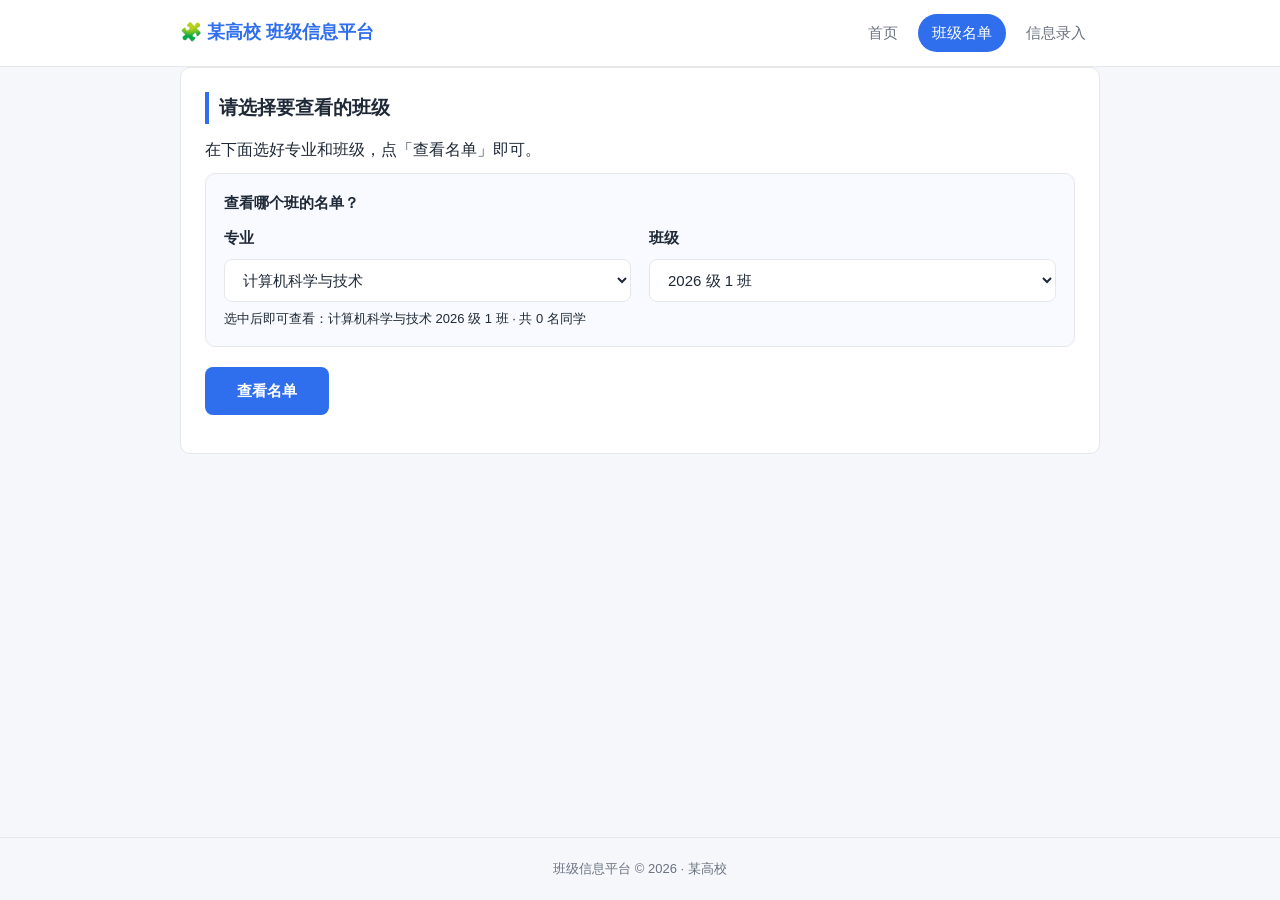
<file: roster.html>
<!DOCTYPE html>
<!--
  ============================================================
  页面二：班级名单（roster.html）
  作用：用 table 表格展示「某一个班级」的全部同学信息。

  重要变化（本版起）：
    这个页面不再固定对应某一个班，而是通过网址参数 c 指定要看哪个班级，
    例如 roster.html?c=cs-2026-1 表示「计算机科学与技术 2026 级 1 班」。
    同一份 HTML 服务所有班级，将来加班级不用新建文件。

    没带 c 参数、或带的编号不存在时，本页不再把人赶回首页，
    而是就地显示「专业 → 班级」选择器，选完直接进入。这样失效链接不再是死路。

  本版新增的「管理」能力（每行最左边有一列复选框）：
    · 删除 —— 点某行的「删除」，确认后把这位同学从本班移除
    · 批量修改 —— 选中多位同学后点「批量修改信息」，这些行会同时变成输入框，
                  改完点自己那行的「保存」，或者点上方编辑条上的「保存全部」一次存完；
                  在输入框里按 Ctrl+Enter 也能保存。留空的栏（比如没填联系方式）照样能存
    · 移动到别的班 —— 选中多位同学，在上方选好目标班级，点「移动过去」一次性转班
    · 批量删除 —— 选中多位同学后一次删掉
    · 上移 / 下移 —— 每行操作列里，用来调整同学在名单里的顺序
    · 按学号排序 —— 工具条上一键把整份名单按学号从小到大重排（可撤销）
    · 字段 —— 给这个班加几栏自己的信息（宿舍号、QQ、备注…），
              加完会出现在表格里，录入页也能填、导出也带上。每个班互不影响
    · 导入 —— 从 CSV 文件、或从 Excel 复制粘贴的内容批量导入同学：
              先「识别」出一张预览表，看清楚会增加几位、哪几位会覆盖 / 跳过，再确认导入；
              表里多出来的列会自动变成这个班的字段
    · 导出 CSV —— 把当前显示的名单导出成表格文件（含自定义字段），可直接用 Excel 打开
    · 撤销 —— 删除 / 移动 / 修改 / 排序 / 导入之后，顶部会出现「撤销」按钮，可退回上一步
              （只在本页本次打开期间有效，刷新页面就清空）

  基本列共七列：勾选、序号、姓名、性别、学号、联系方式、操作；
  如果这个班加了自定义字段，「联系方式」和「操作」之间会多出对应的列。
  性别和联系方式都是**选填**的，没填的显示成「—」。

  另一个标签页改了数据时，本页会自动重新加载（见脚本里的 storage 监听）；
  如果本页正在编辑，则只弹提示，不打断你手上的活。

  表格结构：table > caption（表格标题）
            table > thead > tr > th（表头）
            table > tbody > tr > td（数据行）
  数据来源：不写死在 HTML 里，而是由 app.js 提供（见页面底部的脚本）。
  ============================================================
-->
<html lang="zh-CN">
<head>
  <meta charset="UTF-8">
  <!-- 移动端适配：让页面在手机上按设备宽度渲染 -->
  <meta name="viewport" content="width=device-width, initial-scale=1.0">
  <!-- 页面描述：分享链接或搜索结果里会用到 -->
  <meta name="description" content="班级同学名单，表格展示姓名、学号与联系方式，支持关键词搜索，可直接打印。">
  <!-- 浏览器标签页图标 -->
  <link rel="icon" type="image/svg+xml" href="favicon.svg">
  <title>班级名单 - 班级信息平台</title>
  <!-- 引入公共样式表 -->
  <link rel="stylesheet" href="style.css">
</head>
<body>

  <!-- ========== 顶部导航栏 ========== -->
  <header class="site-header">
    <div class="container header-inner">
      <a class="logo" href="index.html">🧩 <span class="school-name"></span> 班级信息平台</a>
      <nav class="nav">
        <a href="index.html">首页</a>
        <!-- 当前页面高亮。这里的链接由脚本补上 ?c=班级id，指向当前班级 -->
        <a href="roster.html" id="navRoster" class="active">班级名单</a>
        <a href="form.html" id="navForm">信息录入</a>
      </nav>
    </div>
  </header>

  <!-- ========== 主体内容 ========== -->
  <main class="container">

    <!--
      面包屑：显示当前位置，方便随时回到首页换成别的班级。
      打印时不显示（class="no-print"）。
    -->
    <nav class="breadcrumb no-print" id="breadcrumb" aria-label="当前位置" hidden>
      <a href="index.html">首页</a>
      <span class="crumb-sep">›</span>
      <span id="crumbMajor"></span>
      <span class="crumb-sep">›</span>
      <span class="crumb-current" id="crumbClass"></span>
    </nav>

    <!--
      情况一：网址里没带班级参数，或指定的班级不存在。
      不再只说一句「请回首页」，而是就地给出班级选择器 —— 失效链接也能继续用。
      默认隐藏，由脚本判断后决定显示。
    -->
    <section class="card" id="noticeCard" hidden>
      <h2 id="noticeTitle">请选择要查看的班级</h2>
      <p id="noticeText">
        这个页面需要知道「看哪个班」。在下面选好专业和班级即可。
      </p>

      <!-- 编号无效时用橙色警告说明原因；没带编号时不显示 -->
      <div class="msg" id="noticeMsg" role="status" aria-live="polite"></div>

      <!-- 选班区：专业 + 班级联动下拉，「查看名单」按钮实时指向选中的班级 -->
      <div id="pickerBlock">
        <div class="class-picker">
          <p class="picker-label">查看哪个班的名单？</p>

          <div class="picker">
            <div class="form-item">
              <label for="majorSelect">专业</label>
              <!-- 选项由脚本根据班级目录生成 -->
              <select id="majorSelect" class="input"></select>
            </div>
            <div class="form-item">
              <label for="classSelect">班级</label>
              <!-- 选项会随「专业」的选择联动变化 -->
              <select id="classSelect" class="input"></select>
            </div>
          </div>

          <p class="form-hint" id="pickerHint"></p>
        </div>

        <div class="picker-actions">
          <!--
            用 <a> 而不是 <button>：脚本只需更新 href，浏览器原生负责跳转，
            这样中键 / Ctrl+点击「在新标签页打开」也能用。
          -->
          <a class="btn-submit btn-link" id="goRoster" href="roster.html">查看名单</a>
        </div>
      </div>

      <!-- 班级目录为空时的兜底：无处可选，只能回首页新建 -->
      <p class="notice-actions" id="noticeFallback" hidden>
        <a class="btn-submit btn-link" href="index.html">回到首页新建班级</a>
      </p>
    </section>

    <!--
      情况二：正常显示某个班级的名单。
      默认隐藏，脚本确认班级有效后显示。
    -->
    <section class="card" id="rosterCard" hidden>

      <!-- 班级标题区：大字显示班级全名，下面一行小字说明人数与操作方式 -->
      <div class="class-head">
        <h2 id="classTitle">班级名单</h2>
        <p class="class-sub" id="classSub"></p>
      </div>

      <!--
        编辑结果提示条：默认隐藏（CSS 里 display:none），保存后由脚本控制显示。
        role="status" + aria-live 让屏幕阅读器也能读出保存结果。
      -->
      <div class="msg" id="msg" role="status" aria-live="polite"></div>

      <!--
        撤销条：做过「可撤销的改动」之后才出现（删除 / 移动 / 修改 / 排序），
        显示上一步做了什么，并提供「撤销」。打印时隐藏。
      -->
      <div class="undo-bar no-print" id="undoBar" hidden>
        <span class="undo-text" id="undoText"></span>
        <button type="button" class="btn-mini btn-undo" id="undoBtn">撤销</button>
      </div>

      <!--
        工具条：搜索框 + 导出 / 重新加载两个按钮。打印时整条隐藏。
        「重新加载」用于手动拉取别的标签页做的改动（正常情况下会自动同步）。
      -->
      <div class="table-toolbar no-print">
        <!-- 视觉上隐藏的标签，供屏幕阅读器说明这个输入框的用途 -->
        <label class="sr-only" for="searchBox">按姓名、性别、学号、联系方式或自定义字段搜索同学</label>
        <input
          type="search"
          id="searchBox"
          class="input search-input"
          placeholder="输入姓名、性别、学号或联系方式筛选…"
          autocomplete="off">

        <div class="toolbar-actions">
          <button type="button" class="btn-mini" id="sortBtn" title="按学号从小到大重排名单（可撤销）">按学号排序</button>
          <button type="button" class="btn-mini" id="fieldsBtn" title="给这个班加几栏自己的信息，比如宿舍号、QQ">字段</button>
          <button type="button" class="btn-mini" id="importBtn" title="从 CSV 文件或 Excel 粘贴的内容批量导入同学">导入</button>
          <button type="button" class="btn-mini" id="exportCsv" title="把当前显示的名单导出成 CSV 文件">导出 CSV</button>
          <button type="button" class="btn-mini" id="reloadBtn" title="重新读取本机保存的数据">重新加载</button>
        </div>
      </div>

      <!--
        字段管理面板：点工具条上的「字段」才出现。打印时隐藏。
        每个班可以有自己的附加栏（宿舍号、QQ、家长电话…），互不影响。
      -->
      <div class="field-panel no-print" id="fieldsPanel" hidden>
        <p class="panel-title">这个班的附加字段</p>

        <p class="form-hint">
          四位基本信息（姓名 / 性别 / 学号 / 联系方式）是固定的，下面可以再加几栏本班自己的信息。
          加好之后，这一栏会出现在名单表格里，也能在「信息录入」页填、跟着导出到 CSV。
          从 Excel 导入时，表里多出来的列也会自动加成字段，不用先来这里手动建。
        </p>

        <!-- 已有字段：改名字 + 删除。改名不会丢同学填过的内容 -->
        <div id="fieldList" class="field-list"></div>

        <p class="field-add-row">
          <label class="sr-only" for="newFieldLabel">新字段的名字</label>
          <input
            type="text"
            id="newFieldLabel"
            class="input input-mini"
            placeholder="新字段名，例如：宿舍号"
            autocomplete="off">
          <button type="button" class="btn-mini btn-save" id="addFieldBtn">加一栏</button>
          <button type="button" class="btn-mini" id="fieldsClose">关闭</button>
        </p>

        <p class="form-hint" id="fieldsHint"></p>
      </div>

      <!--
        批量导入面板：点工具条上的「导入」才出现。打印时隐藏。
        流程是「给数据 → 识别 → 预览 → 选冲突处理方式 → 确认导入」，
        不预览就给结果的话，没人敢点那个「确认」。
      -->
      <div class="import-panel no-print" id="importPanel" hidden>
        <p class="panel-title">批量导入同学</p>

        <p class="form-hint">
          两种给数据的方式，用哪种都行：<strong>选一个 CSV 文件</strong>，
          或者<strong>直接从 Excel 里复制表格、粘贴到下面的框里</strong>。
        </p>
        <p class="form-hint">
          第一行写成「姓名 / 性别 / 学号 / 联系方式」这样的表头最好；
          没有表头也能认，按「姓名、性别、学号、联系方式」的位置对应。
          其中<strong>只有姓名和学号是必须的</strong> —— 性别、联系方式留空都可以，
          联系方式填座机、邮箱、QQ 也不会被拦下。
          表里如果有别的列（宿舍号、备注…），会<strong>自动加成本班的字段</strong>，
          不会丢掉。
        </p>

        <div class="import-file-row">
          <label class="btn-mini btn-file" for="importFile">选择 CSV 文件</label>
          <!-- 真正的文件框藏起来，靠上面的 label 触发；读进来的内容会填到下面的文本框里，
               用户可以顺手改，也保证「选文件」和「粘贴」走的是同一条解析路径 -->
          <input type="file" id="importFile" class="file-hidden" accept=".csv,text/csv">
          <span class="import-filename" id="importFileName">未选择文件</span>
        </div>

        <label class="sr-only" for="importText">粘贴要导入的表格内容</label>
        <textarea
          id="importText"
          class="input import-textarea"
          rows="6"
          placeholder="把 Excel 里的表格直接粘贴到这里，一行一位同学，例如：&#10;张三	男	2026110101	13800000001&#10;王雨桐	女	2026110102	13800000002"></textarea>

        <p class="import-actions">
          <button type="button" class="btn-mini btn-save" id="importParse">识别</button>
          <button type="button" class="btn-mini" id="importClose">关闭</button>
        </p>

        <!-- 识别结果：先给一张预览表，确认无误再导 -->
        <div class="import-result" id="importResult" hidden>
          <p class="import-summary" id="importSummary"></p>

          <div class="table-wrap">
            <table class="import-table">
              <caption class="sr-only">导入预览，逐行显示识别到的姓名、性别、学号、联系方式与处理结果</caption>
              <thead>
                <tr id="importHeadRow">
                  <th scope="col">行</th>
                  <th scope="col">姓名</th>
                  <th scope="col">性别</th>
                  <th scope="col">学号</th>
                  <th scope="col">联系方式</th>
                  <!-- 表里多出来的列会动态插在「判定」前面（由脚本生成） -->
                  <th scope="col" id="importStateTh">判定</th>
                </tr>
              </thead>
              <tbody id="importPreviewBody"></tbody>
            </table>
          </div>

          <div class="import-mode">
            <span class="bulk-label">学号与本班重复时</span>
            <label class="import-radio">
              <input type="radio" name="importMode" value="skip" checked> 跳过，保留本班原有记录
            </label>
            <label class="import-radio">
              <input type="radio" name="importMode" value="overwrite"> 覆盖，用表格里的内容替换
            </label>
          </div>

          <p class="import-actions">
            <button type="button" class="btn-mini btn-save" id="importConfirm">确认导入</button>
            <button type="button" class="btn-mini" id="importBack">重新识别</button>
          </p>
        </div>
      </div>

      <!--
        批量操作条：勾选了同学之后才出现（默认隐藏，由脚本控制）。
        包含两组操作：移动到别的班级、以及批量修改 / 删除。
        打印时整条隐藏。
      -->
      <div class="bulk-bar no-print" id="bulkBar" hidden>
        <!-- 已选人数，由脚本写入 -->
        <p class="bulk-count" id="bulkCount"></p>

        <!-- 第一组：把选中的同学整体搬到别的班 -->
        <div class="bulk-group">
          <span class="bulk-label">移动到</span>
          <!-- 目标专业 / 目标班级，两个联动下拉框 -->
          <select id="moveMajorSel" class="input input-mini" aria-label="目标专业"></select>
          <select id="moveClassSel" class="input input-mini" aria-label="目标班级"></select>
          <button type="button" class="btn-mini btn-save" id="bulkMove">移动过去</button>
        </div>

        <!-- 第二组：就地批量修改，或直接删除 -->
        <div class="bulk-group">
          <button type="button" class="btn-mini btn-edit" id="bulkEdit">批量修改信息</button>
          <button type="button" class="btn-mini btn-del" id="bulkDelete">删除选中</button>
          <button type="button" class="btn-mini" id="bulkClear">取消选择</button>
        </div>
      </div>

      <!--
        编辑工具条：只要有一行处于编辑状态就出现（批量修改之后尤其需要它）。
        批量改十几个同学时，不必一行行点「保存」——
        点这里的「保存全部」一次搞定，或者在输入框里按 Ctrl+Enter。
        打印时隐藏。
      -->
      <div class="edit-bar no-print" id="editBar" hidden>
        <span class="edit-text" id="editText"></span>
        <button type="button" class="btn-mini btn-save" id="saveAllBtn" title="把所有改过但还没保存的行一次存掉">保存全部</button>
        <button type="button" class="btn-mini btn-cancel" id="cancelAllBtn" title="放弃所有还没保存的修改">全部取消</button>
        <span class="edit-hint">也可以按 Ctrl&nbsp;+&nbsp;Enter 保存</span>
      </div>

      <!-- 表格外层加一层容器，窄屏时可横向滚动；tabindex 让键盘也能聚焦并滚动它 -->
      <div class="table-wrap" role="region" aria-label="班级同学名单" tabindex="0">
        <table>
          <!-- 表格标题：视觉上隐藏，供屏幕阅读器朗读 -->
          <caption class="sr-only" id="rosterCaption">班级同学名单，包含全选、序号、姓名、性别、学号、联系方式和操作七列</caption>

          <!-- 表头：scope="col" 告诉屏幕阅读器这是列标题 -->
          <thead>
            <tr>
              <!--
                勾选列：表头这个是「全选」—— 勾上会把当前显示的同学全部选中，
                勾掉则清空选择。打印名单时这一列不出现。
              -->
              <th scope="col" class="col-check no-print">
                <input type="checkbox" id="checkAll" aria-label="全选当前显示的同学">
              </th>
              <th scope="col">序号</th>
              <th scope="col">姓名</th>
              <th scope="col" class="col-gender">性别</th>
              <th scope="col">学号</th>
              <th scope="col">联系方式</th>
              <!--
                操作列：放「编辑」「删除」按钮。加 no-print，打印名单时这一列自动隐藏
                （见 style.css 的 @media print），纸上不会出现按钮。
              -->
              <th scope="col" class="col-action no-print" id="actionTh">操作</th>
            </tr>
          </thead>

          <!--
            表格数据体：内容由页面底部的脚本根据 app.js 里的数据自动生成。
            （每一行 tr 代表一位同学，每个 td 是一个单元格）
          -->
          <tbody id="rosterBody">
          </tbody>
        </table>
      </div>

      <!-- 表格下方的统计说明，人数由脚本写入 -->
      <p class="table-tip" id="rosterCount">正在加载名单…</p>
    </section>

    <!-- 底部快捷入口（打印时不显示） -->
    <section class="card no-print" id="relatedCard" hidden>
      <h2>相关操作</h2>
      <div class="link-grid">
        <!-- 点击整块卡片即可跳转，提升可点击面积 -->
        <a class="link-box" href="form.html" id="linkForm">
          <strong>✍️ 给这个班录入新同学 →</strong>
          <span>填写姓名、学号和联系方式，提交后立刻出现在本页</span>
        </a>
        <a class="link-box" href="index.html">
          <strong>🏫 切换班级 →</strong>
          <span>回到首页，选择别的专业班级</span>
        </a>
      </div>
    </section>

  </main>

  <!-- ========== 页脚 ========== -->
  <footer class="site-footer no-print">
    <p>班级信息平台 &copy; 2026 · <span class="school-name"></span></p>
  </footer>

  <!-- 数据层：提供班级目录与同学名单 -->
  <script src="app.js"></script>
  <script>
    /*
      名单页脚本，流程：
        1. 从网址里取出班级 id（?c=xxx），到班级目录里查这个班
           - 查得到 → 显示班级标题、面包屑，继续往下渲染表格
           - 查不到（没带参数，或编号不存在）→ 就地显示「专业 → 班级」选择器，
             选完点「查看名单」直接进入，不再把人赶回首页
        2. 读取该班名单 → 生成表格
        3. 支持关键词筛选（姓名 / 性别 / 学号 / 联系方式，以及自定义字段）
        4. 支持就地修改（点「编辑」该行变输入框）、删除、以及多选后的批量操作
        5. 「按学号排序」一键重排整份名单；「导入」从 CSV 或 Excel 粘贴的内容批量灌数据

      四个要点：
        1. 单元格内容用 textContent 写入，而不是 innerHTML。
           因为名单来自用户输入，用 innerHTML 拼接会有被当成 HTML 执行的风险（XSS）。
        2. 序号取「该同学在完整名单中的位置」，而不是筛选结果里的序号。
           这样搜索之后序号依然对应真实排名，不会重新从 1 开始。
           （也正因为序号有这个含义，「按学号排序」才是真的改数据、而不是只换个显示顺序。）
        3. 编辑是「就地」进行的：点某行的「编辑」，这一行的四个字段立刻变成
           输入框 / 下拉框，不用跳页、不用弹窗；改完点「保存」写回本地存储。
           可以同时编辑多行（批量修改）—— 每行各有各的「保存」。
        4. 重绘表格前会先把「正在编辑但还没保存」的内容收集起来（草稿），
           重建后再填回去 —— 否则一重绘，用户敲了一半的东西就没了。
           草稿是靠 data-sid / data-field 两个属性收集的，所以输入框和下拉框用的是同一套机制。
    */
    (function () {
      var tbody = document.getElementById('rosterBody');
      var countEl = document.getElementById('rosterCount');
      var searchBox = document.getElementById('searchBox');
      var msgEl = document.getElementById('msg');
      var breadcrumb = document.getElementById('breadcrumb');
      var noticeCard = document.getElementById('noticeCard');
      var noticeTitle = document.getElementById('noticeTitle');
      var noticeText = document.getElementById('noticeText');
      var noticeMsg = document.getElementById('noticeMsg');
      var noticeFallback = document.getElementById('noticeFallback');
      var pickerBlock = document.getElementById('pickerBlock');
      var majorSelect = document.getElementById('majorSelect');
      var classSelect = document.getElementById('classSelect');
      var pickerHint = document.getElementById('pickerHint');
      var goRoster = document.getElementById('goRoster');
      var rosterCard = document.getElementById('rosterCard');
      var relatedCard = document.getElementById('relatedCard');
      var classTitle = document.getElementById('classTitle');
      var classSub = document.getElementById('classSub');
      var navRoster = document.getElementById('navRoster');
      var navForm = document.getElementById('navForm');

      // 批量操作相关的元素
      var checkAll = document.getElementById('checkAll');
      var bulkBar = document.getElementById('bulkBar');
      var bulkCount = document.getElementById('bulkCount');
      var moveMajorSel = document.getElementById('moveMajorSel');
      var moveClassSel = document.getElementById('moveClassSel');

      // 撤销条
      var undoBar = document.getElementById('undoBar');
      var undoText = document.getElementById('undoText');

      // 批量导入面板
      var importPanel = document.getElementById('importPanel');
      var importFile = document.getElementById('importFile');
      var importFileName = document.getElementById('importFileName');
      var importText = document.getElementById('importText');
      var importResult = document.getElementById('importResult');
      var importSummary = document.getElementById('importSummary');
      var importPreviewBody = document.getElementById('importPreviewBody');
      var importHeadRow = document.getElementById('importHeadRow');
      var importStateTh = document.getElementById('importStateTh');

      // 字段管理面板（每个班自己的附加栏）
      var fieldsPanel = document.getElementById('fieldsPanel');
      var fieldList = document.getElementById('fieldList');
      var newFieldLabel = document.getElementById('newFieldLabel');
      var fieldsHint = document.getElementById('fieldsHint');

      // 编辑工具条：保存全部 / 全部取消
      var editBar = document.getElementById('editBar');
      var editText = document.getElementById('editText');

      /*
        本班当前的自定义字段，形如 [{ key:'f1', label:'宿舍号' }]。
        在下面确定 classId 之后会读一次；在字段管理面板里改完也会重新读。
        表格的表头、每一个单元格、导出的表头都以它为准。
      */
      var fields = [];

      /* 表头里「操作」列的位置：额外的列都插在它前面 */
      var actionTh = document.getElementById('actionTh');
      var rosterCaption = document.getElementById('rosterCaption');

      /* ---------- 0. 公共：填充学校名 ---------- */
      var schoolEls = document.querySelectorAll('.school-name');
      for (var s = 0; s < schoolEls.length; s++) {
        schoolEls[s].textContent = ClassData.getSchoolName();
      }

      /* ---------- 1. 班级参数无效时的「就地选班」 ---------- */

      /* 「专业」下拉框：列出班级目录里出现过的全部专业 */
      function renderMajors(selected) {
        var majors = ClassData.listMajors();

        majorSelect.textContent = '';   // 清空后重建，避免重复
        majors.forEach(function (major) {
          var option = document.createElement('option');
          option.value = major;
          option.textContent = major;
          majorSelect.appendChild(option);
        });

        // 尽量保留原来选中的专业；没有就选第一个
        majorSelect.value = (selected && majors.indexOf(selected) > -1) ? selected : (majors[0] || '');
      }

      /* 「班级」下拉框：只列出当前专业下的班级，随专业联动 */
      function renderClasses(major, selected) {
        var classes = ClassData.listClassesByMajor(major);

        classSelect.textContent = '';   // 清空后重建

        if (classes.length === 0) {
          var empty = document.createElement('option');
          empty.value = '';
          empty.textContent = '（该专业暂无班级）';
          classSelect.appendChild(empty);
          classSelect.disabled = true;
          return;
        }

        classSelect.disabled = false;
        classes.forEach(function (cls) {
          var option = document.createElement('option');
          option.value = cls.id;
          // 下拉里只显示「年级 + 班名」（专业已经在左边选好了）
          option.textContent = cls.grade + ' 级 ' + cls.name;
          classSelect.appendChild(option);
        });

        var ids = classes.map(function (c) { return c.id; });
        classSelect.value = (selected && ids.indexOf(selected) > -1) ? selected : classes[0].id;
      }

      /* 当前选中的班级 id（下拉框被禁用时视为空） */
      function currentClassId() {
        return classSelect.disabled ? '' : classSelect.value;
      }

      /* 选中哪个班，提示行和各个链接就一起指向哪个班 */
      function syncPicker() {
        var picked = ClassData.getClass(currentClassId());

        if (!picked) {
          pickerHint.textContent = '这个专业下还没有班级，可以回首页新建一个。';
          goRoster.href = 'index.html';
          navRoster.href = 'roster.html';
          navForm.href = 'index.html';
          return;
        }

        pickerHint.textContent = '选中后即可查看：' + ClassData.getClassName(picked)
          + ' · 共 ' + ClassData.load(picked.id).length + ' 名同学';

        goRoster.href = ClassData.buildUrl('roster.html', picked.id);
        navRoster.href = ClassData.buildUrl('roster.html', picked.id);
        navForm.href = ClassData.buildUrl('form.html', picked.id);
      }

      /*
        班级参数无效时显示这张卡片。两种情况：
          ① 没带 c 参数（例如点了旧书签、手敲网址）—— 静默给个选择器即可；
          ② 带了 c 但编号不存在（链接被截断、班级被移除、或者是别人在他电脑上新建的班）
             —— 用橙色警告说明原因，再让他重选。
      */
      function setupPicker(rawId) {
        noticeCard.hidden = false;
        breadcrumb.hidden = true;
        rosterCard.hidden = true;
        relatedCard.hidden = true;

        // 班级目录为空：无处可选，只能引导回首页新建
        if (ClassData.listClasses().length === 0) {
          pickerBlock.hidden = true;
          noticeFallback.hidden = false;
          noticeTitle.textContent = '还没有任何班级';
          noticeText.textContent = '班级目录里一个班级都没有，请先回首页新建一个班级。';
          navRoster.href = 'index.html';
          navForm.href = 'index.html';
          return;
        }

        noticeTitle.textContent = '请选择要查看的班级';
        noticeText.textContent = '在下面选好专业和班级，点「查看名单」即可。';

        if (rawId) {
          noticeText.textContent = '你可以直接在下面选一个班级查看。';
          noticeMsg.className = 'msg msg-warn';
          noticeMsg.textContent = '网址里的班级编号「' + rawId + '」不存在 —— '
            + '可能是链接过期了、被截断了，或者这个班是在别的电脑上新建的。';
          noticeMsg.style.display = 'block';
        }

        renderMajors('');
        renderClasses(majorSelect.value, '');
        syncPicker();

        // 下拉框的联动只在这一分支里用得上，就地挂上事件
        majorSelect.addEventListener('change', function () {
          renderClasses(majorSelect.value, '');
          syncPicker();
        });
        classSelect.addEventListener('change', syncPicker);
      }

      /* ---------- 2. 确定当前班级 ---------- */

      var rawId = ClassData.param('c');          // 网址里写的班级 id（可能是空、也可能不存在）
      var cls = ClassData.getClass(rawId);       // 到班级目录里查一下

      if (!cls) {
        setupPicker(rawId);   // 网址没带班级 / 带的编号不存在 → 就地选班
        return;               // 后面的渲染逻辑不再执行
      }

      /* ---------- 3. 班级有效：显示标题、面包屑，接好各种链接 ---------- */

      var classId = cls.id;
      var className = ClassData.getClassName(cls);
      var all = ClassData.load(classId);   // 完整名单，后面每次修改后都会重新读一遍
      fields = ClassData.listFields(classId);   // 这个班的自定义附加栏

      document.title = className + ' - 班级信息平台';
      classTitle.textContent = className;
      classSub.textContent = '班级名单 · 数据保存在本机浏览器，点表格右侧「编辑」可直接修改';

      renderExtraHead();   // 把附加栏的表头插到「操作」前面（没有字段时什么都不做）

      document.getElementById('crumbMajor').textContent = cls.major;
      document.getElementById('crumbClass').textContent = cls.grade + ' 级 ' + cls.name;
      breadcrumb.hidden = false;

      rosterCard.hidden = false;
      relatedCard.hidden = false;

      // 导航与底部入口都带上当前班级，避免跳到别的班或空页面
      navRoster.href = ClassData.buildUrl('roster.html', classId);
      navForm.href = ClassData.buildUrl('form.html', classId);
      document.getElementById('linkForm').href = ClassData.buildUrl('form.html', classId);

      /*
        正在编辑的那些同学的「原学号」（数组）。
        为什么记原学号而不是行号：学号本身也是允许修改的字段，
        必须用「改之前」的值才能定位到这条记录。

        平时里面只有一个学号（点某行的「编辑」就是这种）；
        点「批量修改信息」时会一次放进去好几个，于是多行同时变成输入框，
        每行各自有「保存 / 取消」，互不影响。
      */
      var editingSids = [];

      /*
        被勾选的同学的学号（批量操作管的就是这些人）。
        用学号而不是行号存，这样表格重绘、筛选之后依然对得上。
      */
      var selectedSids = [];

      /*
        编辑中但还没保存的输入内容，形如：
          { '2026110101': { name: '…', sid: '…', contact: '…' } }

        每次重绘表格前先把它收起来，重建之后再填回去 ——
        否则用户敲了一半的内容会被重绘抹掉。
      */
      var drafts = {};

      /*
        联系方式显示格式化：
        联系方式里像手机号的那部分，数据层只存 11 位数字（如 13800000001），这里显示时加上连字符，
        变成更好读的 138-0000-0001。不是 11 位数字的内容（比如座机、邮箱、空值）
        就原样显示；完全没填时显示破折号，避免出现空格子。
      */
      function formatContact(contact) {
        var digits = String(contact || '').replace(/\D/g, '');

        if (digits.length === 11) {
          return digits.slice(0, 3) + '-' + digits.slice(3, 7) + '-' + digits.slice(7);
        }
        return contact ? String(contact) : '—';
      }

      /*
        格式校验。
        学号规则来自 app.js 顶部的「学号规则」三个常量（位数、能否带字母），
        所以这里不写死 —— 换学校只改那一处，录入页、本页、批量导入一起变。
      */
      function isValidSid(sid) {
        return ClassData.checkSid(sid).ok;
      }

      /*
        提示条。kind 取 'error'（红）或 'warn'（橙），不传则按成功（绿）处理。
      */
      function showMsg(text, kind) {
        msgEl.className = kind ? 'msg msg-' + kind : 'msg';
        msgEl.textContent = text;
        msgEl.style.display = 'block';
      }

      function hideMsg() {
        msgEl.style.display = 'none';
        msgEl.textContent = '';
      }

      /*
        编辑期间禁用搜索框。
        草稿其实已经保得住（见 drafts），但编辑中的行一旦被筛掉，
        用户就找不到自己在改哪一条了 —— 索性先禁用，改完再搜。
      */
      function setSearchEnabled(enabled) {
        searchBox.disabled = !enabled;
        searchBox.title = enabled ? '' : '正在编辑中，保存或取消后才能搜索';
      }

      /* 造一个纯文本单元格 */
      function makeTextCell(text) {
        var td = document.createElement('td');
        td.textContent = text;
        return td;
      }

      /*
        造一个编辑用的输入框（用 value 赋值，同样避免 XSS）。

        sid 是这位同学「改之前」的学号，field 是字段名 —— 两个都写到 data-* 上：
        重绘前靠它们收集草稿，保存时靠它们定位到具体是哪一格。
      */
      function makeInput(sid, field, value, ariaLabel, maxLength, inputMode) {
        var input = document.createElement('input');
        input.type = 'text';
        input.className = 'cell-input';
        input.value = value == null ? '' : String(value);
        input.setAttribute('data-sid', sid);
        input.setAttribute('data-field', field);
        input.setAttribute('aria-label', ariaLabel);
        if (maxLength) input.maxLength = maxLength;
        if (inputMode) input.inputMode = inputMode;
        return input;
      }

      /*
        造一个编辑用的下拉框。

        性别用的是它而不是输入框：取值只有「男 / 女 / 未填写」三种，
        用下拉框既省得打错（写成「男生」「M」），也让批量修改时不用手输。

        和 makeInput 一样，带着 data-sid / data-field ——
        重绘前靠它们收集草稿，保存时靠它们找到是哪一格。
      */
      function makeSelect(sid, field, value, ariaLabel, options) {
        var select = document.createElement('select');
        select.className = 'cell-input cell-select';
        select.setAttribute('data-sid', sid);
        select.setAttribute('data-field', field);
        select.setAttribute('aria-label', ariaLabel);

        options.forEach(function (opt) {
          var option = document.createElement('option');
          option.value = opt.value;
          option.textContent = opt.text;
          select.appendChild(option);
        });

        select.value = value == null ? '' : String(value);
        return select;
      }

      /* 性别下拉的三个选项（未填写放最前面，也是默认值） */
      var GENDER_OPTIONS = [
        { value: '', text: '—' },
        { value: '男', text: '男' },
        { value: '女', text: '女' }
      ];

      /* 造一个操作列上的小按钮 */
      function makeButton(text, extraClass, ariaLabel, onClick) {
        var btn = document.createElement('button');
        btn.type = 'button';               // 不在表单里，但显式声明避免将来被误当成提交按钮
        btn.className = 'btn-mini ' + extraClass;
        btn.textContent = text;
        btn.setAttribute('aria-label', ariaLabel);
        btn.addEventListener('click', onClick);
        return btn;
      }

      /* ---------- 进入 / 退出编辑状态 ---------- */

      /*
        重绘前把「正在编辑的输入框」里的内容记下来。
        返回 { 学号: { name, sid, contact } }。
      */
      function collectDrafts() {
        var inputs = tbody.querySelectorAll('.cell-input');
        var result = {};

        for (var i = 0; i < inputs.length; i++) {
          var sid = inputs[i].getAttribute('data-sid');
          var field = inputs[i].getAttribute('data-field');
          if (!sid || !field) continue;

          if (!result[sid]) result[sid] = {};
          result[sid][field] = inputs[i].value;
        }

        return result;
      }

      /* 让一批同学进入编辑态（传学号数组；单行编辑就传一个元素的数组） */
      function startEdit(sids) {
        editingSids = sids.slice();
        hideMsg();
        setSearchEnabled(false);
        render(searchBox.value);

        // 光标落到第一个姓名框并全选，方便直接改写
        var firstInput = tbody.querySelector('.cell-input');
        if (firstInput) {
          firstInput.focus();
          firstInput.select();
        }
      }

      /*
        退出编辑。不传参数 = 全部退出；传学号数组 = 只让这几行退出。
        （每一行都有自己的「取消」，所以需要后者。）
      */
      function cancelEdit(sids) {
        var target = sids || editingSids;

        editingSids = editingSids.filter(function (sid) {
          return target.indexOf(sid) === -1;
        });

        // 这几行的草稿也一并丢掉
        target.forEach(function (sid) { delete drafts[sid]; });

        hideMsg();
        setSearchEnabled(editingSids.length === 0);
        render(searchBox.value);
      }

      /*
        读一行的输入框内容并校验，**不改任何数据**。

        返回 { ok: true, student: { name, sid, gender, contact, extra } }
           或 { ok: false, gone: true }                  —— 这一行已经不在编辑态了
           或 { ok: false, message: '…', focusEl: 输入框 } —— 没填好

        校验尺度：只有姓名和学号是必须的。
        性别、联系方式、以及所有自定义字段都是**选填** ——
        留空完全允许（正是「批量修改时遇到空白也能保存」要的效果）。
      */
      function readRowInputs(tr, oldSid) {
        var nameInput = tr.querySelector('.cell-input[data-field="name"]');
        var genderInput = tr.querySelector('.cell-input[data-field="gender"]');
        var sidInput = tr.querySelector('.cell-input[data-field="sid"]');
        var contactInput = tr.querySelector('.cell-input[data-field="contact"]');

        // 已经不在编辑状态（比如连点两次保存）就当没事发生
        if (!nameInput || !sidInput || !contactInput) return { ok: false, gone: true };

        var name = nameInput.value.trim();
        var gender = genderInput ? genderInput.value : '';   // 选填
        var sid = sidInput.value.trim();
        var contact = contactInput.value.trim();             // 选填，且不限格式

        if (!name) {
          return { ok: false, message: '姓名不能为空。', focusEl: nameInput };
        }
        if (!isValidSid(sid)) {
          return {
            ok: false,
            message: '学号应为' + ClassData.sidHint() + '，例如 ' + ClassData.sidExample() + '。',
            focusEl: sidInput
          };
        }

        // 自定义字段：每栏一个输入框，留空就是留空
        var extra = {};
        fields.forEach(function (field) {
          var el = tr.querySelector('.cell-input[data-field="x:' + field.key + '"]');
          if (el) extra[field.key] = el.value.trim();
        });

        return {
          ok: true,
          student: {
            name: name,
            sid: sid,
            gender: gender,
            contact: contact,
            extra: extra,
            // 这一页是完整编辑器：把所有附加栏都读出来了，
            // 所以整份替换 —— 把某一栏清空是能生效的
            extraMode: 'replace'
          }
        };
      }

      /* 保存失败时给用户看的原因 */
      function describeSaveFailure(reason, sid) {
        var reasons = {
          notfound: '没找到学号 ' + sid + ' 对应的同学，名单可能已在别处被改动，请刷新页面重试。',
          duplicate: '学号 ' + sid + ' 已被本班另一位同学占用，请换一个学号。',
          storage: '保存失败，请检查浏览器是否禁用了本地存储。'
        };
        return reasons[reason] || '保存失败。';
      }

      /* 找出当前所有处于编辑态的行（按屏幕顺序） */
      function collectEditingRows() {
        var rows = [];
        var trs = tbody.querySelectorAll('tr');

        for (var i = 0; i < trs.length; i++) {
          var el = trs[i].querySelector('.cell-input[data-field="sid"]');
          if (el) rows.push({ tr: trs[i], sid: el.getAttribute('data-sid') });
        }
        return rows;
      }

      /*
        保存某一行的修改。
        tr 是这一行的 <tr>，oldSid 是这位同学「改之前」的学号。
      */
      function saveEdit(tr, oldSid) {
        var read = readRowInputs(tr, oldSid);

        /*
          校验不通过时【不重新渲染】—— 否则用户刚敲进去的内容会被清空。
          只弹提示并让光标回到出问题的那个输入框。
        */
        if (!read.ok) {
          if (read.gone) return;
          showMsg(read.message, 'error');
          if (read.focusEl) read.focusEl.focus();
          return;
        }

        // 先留一份快照，改成功之后才记成「可撤销的一步」
        var before = snapshot([classId]);
        var student = read.student;

        // 注意：第一个参数是班级 id，第二个是这位同学「改之前」的学号
        var result = ClassData.update(classId, oldSid, student);

        if (!result.ok) {
          showMsg(describeSaveFailure(result.reason, student.sid), 'error');
          return;
        }

        // 保存成功：这一行退出编辑态，重新读一遍数据后重绘
        // （其它还在编辑的行不受影响，草稿会原样保留）
        editingSids = editingSids.filter(function (s) { return s !== oldSid; });
        delete drafts[oldSid];

        all = ClassData.load(classId);
        pushUndo('修改「' + student.name + '」的信息', before);
        setSearchEnabled(editingSids.length === 0);
        render(searchBox.value);
        showMsg('已保存：' + student.name + '（学号 ' + student.sid
          + (student.contact ? '，联系方式 ' + formatContact(student.contact) : '')
          + '）。', false);
      }

      /*
        一次保存所有正在编辑的行 ——
        批量改十几个同学时，不用一行行点「保存」。
        「保存全部」按钮和 Ctrl+Enter 都走这里。

        分两步走：先把每一行都校验一遍，全都合格了才写库。
        这样不会出现「存了一半、剩下几行还停在编辑态」的尴尬局面。
      */
      function saveAllEdits() {
        if (editingSids.length === 0) return;

        var rows = collectEditingRows();
        if (!rows.length) return;

        // 第一步：整体校验
        var ready = [];
        var i;

        for (i = 0; i < rows.length; i++) {
          var read = readRowInputs(rows[i].tr, rows[i].sid);

          if (read.ok) {
            ready.push({ oldSid: rows[i].sid, student: read.student });
            continue;
          }
          if (read.gone) continue;

          showMsg('有一位同学还没填好，这一批先都不保存：' + read.message, 'error');
          if (read.focusEl) read.focusEl.focus();
          return;
        }

        if (!ready.length) return;

        // 第二步：逐个写库，整批算作一步撤销
        var before = snapshot([classId]);
        var saved = 0;
        var failure = '';

        for (i = 0; i < ready.length; i++) {
          var item = ready[i];
          var result = ClassData.update(classId, item.oldSid, item.student);

          if (!result.ok) {
            if (!failure) failure = describeSaveFailure(result.reason, item.student.sid);
            continue;
          }

          editingSids = editingSids.filter(function (s) { return s !== item.oldSid; });
          delete drafts[item.oldSid];
          saved++;
        }

        all = ClassData.load(classId);

        if (saved > 0) pushUndo('一次保存 ' + saved + ' 位同学的信息', before);

        setSearchEnabled(editingSids.length === 0);
        render(searchBox.value);

        if (failure) {
          showMsg('已保存 ' + saved + ' 位，还有没存上的：' + failure, 'warn');
        } else {
          showMsg('已保存 ' + saved + ' 位同学的修改。', false);
        }
      }

      /* 编辑工具条：有行在编辑时才出现，显示「保存全部 / 全部取消」 */
      function renderEditBar() {
        if (editingSids.length === 0) {
          editBar.hidden = true;
          editText.textContent = '';
          return;
        }

        editBar.hidden = false;
        editText.textContent = editingSids.length === 1
          ? '正在修改 1 位同学'
          : '正在修改 ' + editingSids.length + ' 位同学';
      }

      /* ---------- 撤销栈 ---------- */

      /*
        撤销用的快照栈。只活在本次页面打开期间（刷新即清空），不写进本地存储 ——
        它是「手滑保险」，不是历史记录功能。

        每一项形如：
          { label: '删除「张三」', items: [ { cid: 'cs-2026-1', list: [...] } ] }

        items 里存的是「改动发生之前」的完整名单，可能不止一个班
        （跨班移动要同时还原原班和目标班两份）。
      */
      var UNDO_LIMIT = 20;
      var undoStack = [];

      /* 抓一份名单快照。深拷贝一层，免得后面的改动把快照里的内容也改掉 */
      function snapshot(cids) {
        var items = [];

        for (var i = 0; i < cids.length; i++) {
          items.push({
            cid: cids[i],
            list: JSON.parse(JSON.stringify(ClassData.load(cids[i])))
          });
        }
        return items;
      }

      /* 记一步「可以撤销的操作」 */
      function pushUndo(label, items) {
        undoStack.push({ label: label, items: items });
        if (undoStack.length > UNDO_LIMIT) undoStack.shift();   // 只留最近几步
        renderUndoBar();
      }

      /* 撤销条：没有可撤销的操作时整条隐藏 */
      function renderUndoBar() {
        if (undoStack.length === 0) {
          undoBar.hidden = true;
          undoText.textContent = '';
          return;
        }

        undoText.textContent = '上一步：' + undoStack[undoStack.length - 1].label;
        undoBar.hidden = false;
      }

      /* 退回上一步：把快照里的名单原样写回去 */
      function undoLast() {
        var entry = undoStack.pop();
        if (!entry) return;

        var failed = false;
        var i;

        for (i = 0; i < entry.items.length; i++) {
          if (!ClassData.save(entry.items[i].cid, entry.items[i].list)) failed = true;
        }

        // 还原之后，编辑态、勾选和草稿都失效了，一并清掉
        editingSids = [];
        selectedSids = [];
        drafts = {};
        setSearchEnabled(true);

        all = ClassData.load(classId);
        render(searchBox.value);
        renderUndoBar();

        if (failed) {
          showMsg('撤销时写入本机存储失败，数据可能没有完全还原。', 'error');
        } else {
          showMsg('已撤销：' + entry.label, false);
        }
      }

      /* ---------- 调整名单顺序 ---------- */

      /*
        把某位同学在名单里上移 / 下移一格：delta 为 -1 表示上移，+1 表示下移。

        调的是「完整名单」里的位置，所以只在没有搜索时开放
        （有筛选时按钮是禁用的 —— 否则用户看不见变动，会一头雾水）。
      */
      function moveRow(sid, delta) {
        var student = null;
        var i;

        for (i = 0; i < all.length; i++) {
          if (all[i].sid === sid) { student = all[i]; break; }
        }
        if (!student) return;

        var ids = all.map(function (s) { return s.sid; });
        var from = ids.indexOf(sid);
        var to = from + delta;

        if (to < 0 || to >= ids.length) return;   // 已经在最上面 / 最下面了

        var before = snapshot([classId]);

        ids.splice(from, 1);
        ids.splice(to, 0, sid);

        if (!ClassData.reorder(classId, ids).ok) {
          showMsg('排序失败，请检查浏览器是否禁用了本地存储。', 'error');
          return;
        }

        all = ClassData.load(classId);
        pushUndo((delta < 0 ? '上移' : '下移') + '「' + student.name + '」', before);
        render(searchBox.value);
      }

      /* ---------- 导出 CSV ---------- */

      /* CSV 单元格：含逗号、引号或换行的内容要用引号包起来，内部的引号写成两个 */
      function csvCell(value) {
        var text = value == null ? '' : String(value);

        if (/[",\r\n]/.test(text)) return '"' + text.replace(/"/g, '""') + '"';
        return text;
      }

      /* 把文件名里不能出现的字符换成下划线，保证 Windows / macOS 都能存下来 */
      function safeFileName(name) {
        return String(name).replace(/[\\/:*?"<>|]/g, '_');
      }

      /* 触发浏览器下载一个文本文件；浏览器不支持时返回 false */
      function downloadText(text, fileName) {
        try {
          if (typeof Blob === 'undefined' || !window.URL || !window.URL.createObjectURL) {
            return false;
          }

          var blob = new Blob([text], { type: 'text/csv;charset=utf-8' });
          var url = window.URL.createObjectURL(blob);
          var link = document.createElement('a');

          link.href = url;
          link.download = fileName;
          link.style.display = 'none';

          document.body.appendChild(link);
          link.click();
          document.body.removeChild(link);

          // 稍后再释放这个临时地址，立刻释放的话有的浏览器会下载失败
          window.setTimeout(function () { window.URL.revokeObjectURL(url); }, 1000);
          return true;
        } catch (e) {
          return false;
        }
      }

      /*
        把当前显示的名单导出成 CSV。

        导出的是「屏幕上这份」—— 搜索了就只导筛选结果，没搜就是全班；
        序号沿用完整名单里的位置，和页面上看到的一致。
        开头加一个 BOM，Excel 打开中文才不会乱码。

        表头是「序号 / 姓名 / 性别 / 学号 / 联系方式」，后面再接本班的自定义字段 ——
        导入功能会按这几个字去认列、把不认识的列当成新字段，
        所以导出的文件改完能直接导回来，多出来的列也不会丢，形成闭环。
      */
      function exportCsv() {
        var kw = searchBox.value.trim();

        // 表头跟着本班的字段走：加了几栏就多几列
        var header = ['序号', '姓名', '性别', '学号', '联系方式'];
        fields.forEach(function (field) { header.push(field.label); });

        var rows = [header];
        var i, j;

        for (i = 0; i < all.length; i++) {
          if (!ClassData.match(all[i], kw)) continue;

          var contact = formatContact(all[i].contact);
          if (contact === '—') contact = '';   // 没填联系方式就留空，别导出个破折号

          var line = [String(i + 1), all[i].name, all[i].gender || '', all[i].sid, contact];
          fields.forEach(function (field) { line.push(extraValue(all[i], field.key)); });

          rows.push(line);
        }

        if (rows.length === 1) {
          showMsg('当前没有可导出的同学。', 'warn');
          return;
        }

        var lines = [];
        for (i = 0; i < rows.length; i++) {
          var cells = [];
          for (j = 0; j < rows[i].length; j++) cells.push(csvCell(rows[i][j]));
          lines.push(cells.join(','));
        }

        // 行尾用 \r\n，Excel 和记事本都认
        var csv = '\ufeff' + lines.join('\r\n') + '\r\n';

        // 文件名形如「某高校-计算机科学与技术 2026 级 1 班.csv」
        var fileName = safeFileName(ClassData.getSchoolName() + '-' + className) + '.csv';

        // 留给自动化测试读取本次导出的内容（不影响页面功能）
        window.__lastExportedCsv = csv;

        if (!downloadText(csv, fileName)) {
          showMsg('当前浏览器不支持直接下载文件，请换用 Chrome / Edge 再试。', 'error');
          return;
        }

        showMsg('已导出 ' + (rows.length - 1) + ' 位同学到「' + fileName + '」。'
          + (kw ? '注意：这是筛选后的结果，不是全班。' : ''), 'info');
      }

      /* ---------- 字段管理面板 ---------- */

      /*
        面板结构：每个已有字段一行（改名用的输入框 + 「删除」），底部「加一栏」。

        · 改名只动显示名、不动内部 key —— 所以同学们填过的内容一条都不会丢；
          空名会自动退回原来的名字，不会把字段变成没名字。
        · 删除会连同全班在这一栏里填过的内容一起清掉，所以先弹窗讲清楚。
        · 上限（每班最多几栏）由数据层把关，这里只负责把原因说出来。
      */
      function openFieldsPanel() {
        renderFieldsPanel();
        fieldsPanel.hidden = false;
        newFieldLabel.value = '';
        newFieldLabel.focus();
      }

      function closeFieldsPanel() {
        fieldsPanel.hidden = true;
        fieldList.textContent = '';
        newFieldLabel.value = '';
        fieldsHint.textContent = '';
      }

      /* 画出面板里的字段列表 */
      function renderFieldsPanel() {
        fieldList.textContent = '';

        if (fields.length === 0) {
          var empty = document.createElement('p');
          empty.className = 'field-empty';
          empty.textContent = '这个班还没有附加字段。在下面输入一个名字就能加一栏，比如「宿舍号」。';
          fieldList.appendChild(empty);
        }

        fields.forEach(function (field) {
          var row = document.createElement('div');
          row.className = 'field-row';

          var input = document.createElement('input');
          input.type = 'text';
          input.className = 'input input-mini';
          input.value = field.label;
          input.maxLength = ClassData.FIELD_LABEL_MAX;
          input.setAttribute('data-key', field.key);
          input.setAttribute('aria-label', '字段名：' + field.label);

          // 改完（失焦或按回车触发 change）才写一次存储，不要每敲一个字就写
          input.addEventListener('change', function () {
            renameFieldFrom(input, field.key, field.label);
          });
          input.addEventListener('keydown', function (event) {
            if (event.key === 'Enter') {
              event.preventDefault();
              input.blur();          // 失焦即触发 change
            }
          });

          var del = document.createElement('button');
          del.type = 'button';
          del.className = 'btn-mini btn-del';
          del.textContent = '删除';
          del.setAttribute('aria-label', '删除字段 ' + field.label);
          del.addEventListener('click', function () {
            removeFieldFrom(field);
          });

          row.appendChild(input);
          row.appendChild(del);
          fieldList.appendChild(row);
        });

        fieldsHint.textContent = '「改名」只是换个显示的名字，同学们填过的内容不会丢；'
          + '「删除」会连同这一栏的内容一起清掉。'
          + '本班已用 ' + fields.length + ' / ' + ClassData.MAX_FIELDS + ' 栏。';
      }

      /* 面板里改字段名 */
      function renameFieldFrom(input, key, oldLabel) {
        var label = input.value.trim();

        if (!label) {
          input.value = oldLabel;   // 空名字没有意义，退回原来的
          showMsg('字段名不能为空。', 'error');
          return;
        }

        var result = ClassData.renameField(classId, key, label);

        if (!result.ok) {
          if (result.reason === 'duplicate') {
            input.value = oldLabel;
            showMsg('已经有一个叫「' + label + '」的字段了。', 'error');
          } else {
            showMsg('改名失败，请检查浏览器是否禁用了本地存储。', 'error');
          }
          return;
        }

        reloadFields();
        showMsg('字段已改名为「' + result.field.label + '」。', false);
      }

      /* 面板里删字段 */
      function removeFieldFrom(field) {
        var yes = window.confirm(
          '确定要删除「' + field.label + '」这一栏吗？\n\n'
          + '全班同学在这一栏里填过的内容也会一起清掉，而且不能靠「撤销」找回。\n'
          + '（如果只是想换个名字，直接改输入框里的字就行。）'
        );
        if (!yes) return;

        var result = ClassData.removeField(classId, field.key);

        if (!result.ok) {
          showMsg('删除失败，请检查浏览器是否禁用了本地存储。', 'error');
          return;
        }

        all = ClassData.load(classId);
        reloadFields();
        render(searchBox.value);
        showMsg('已删除字段「' + field.label + '」。', false);
      }

      /* 面板里「加一栏」 */
      function doAddField() {
        var label = newFieldLabel.value.trim();

        if (!label) {
          showMsg('请先输入字段名，比如「宿舍号」。', 'warn');
          newFieldLabel.focus();
          return;
        }

        var result = ClassData.addField(classId, label);

        if (!result.ok) {
          var reasons = {
            duplicate: '已经有一个叫「' + label + '」的字段了。',
            limit: '一个班最多加 ' + ClassData.MAX_FIELDS + ' 栏，已经满了。',
            empty: '字段名不能为空。'
          };
          showMsg(reasons[result.reason] || '添加失败，请检查浏览器是否禁用了本地存储。', 'error');
          return;
        }

        newFieldLabel.value = '';
        reloadFields();
        render(searchBox.value);
        showMsg('已加上字段「' + result.field.label + '」。', false);
      }

      /* 字段有变化后：重新读一遍，并重建表头与面板 */
      function reloadFields() {
        fields = ClassData.listFields(classId);
        renderExtraHead();
        renderFieldsPanel();
      }

      /* ---------- 批量导入 ---------- */

      /* 解析失败时给用户看的原因（key 是数据层返回的 reason） */
      var IMPORT_REASONS = {
        'no-name': '缺姓名',
        'no-sid': '缺学号',
        'sid-format': '学号格式不对',
        'dup-in-file': '表格内学号重复'
      };

      /* 上一次「识别」的结果，点「确认导入」时用它 */
      var parsedImport = null;

      /* 当前选的冲突处理方式：'skip'（跳过重复）或 'overwrite'（覆盖重复） */
      function currentImportMode() {
        var radios = document.querySelectorAll('input[name="importMode"]');

        for (var i = 0; i < radios.length; i++) {
          if (radios[i].checked) return radios[i].value;
        }
        return 'skip';
      }

      /* 本班已有的学号 → 那条记录。用来判断导入的每一行是「新增」还是「重复」 */
      function existingSidMap() {
        var map = {};
        for (var i = 0; i < all.length; i++) map[all[i].sid] = all[i];
        return map;
      }

      function openImportPanel() {
        parsedImport = null;
        importResult.hidden = true;
        importPreviewBody.textContent = '';
        importSummary.textContent = '';
        renderImportHead([]);          // 清掉上一次识别留下的额外列
        importPanel.hidden = false;
        importText.focus();
      }

      function closeImportPanel() {
        parsedImport = null;
        importPanel.hidden = true;
        importResult.hidden = true;
        importPreviewBody.textContent = '';
        importSummary.textContent = '';
        renderImportHead([]);          // 表头也恢复成基本那几列
        importFileName.textContent = '未选择文件';
        importText.value = '';
        try { importFile.value = ''; } catch (e) { /* 个别浏览器不让清空，忽略 */ }
      }

      /*
        把选中的 CSV 文件读进文本框。

        为什么要读进文本框、而不是直接解析文件？
        ① 用户能亲眼看到读进来的内容，格式不对时自己就能发现；
        ② 「选文件」和「粘贴」从此走同一条解析路径，少一半代码、少一半出错的地方。

        编码也在这里处理：Excel 另存为 CSV 时，中文版默认是 GBK，
        直接按 UTF-8 读会整片乱码。所以先按 UTF-8 读一遍，
        只要出现「替换字符」就说明它不是 UTF-8，再换 GBK 试一次。
      */
      function decodeBuffer(buffer) {
        var utf8;

        try {
          utf8 = new TextDecoder('utf-8').decode(buffer);
        } catch (e) {
          return null;      // 浏览器太老，没有 TextDecoder
        }

        if (utf8.indexOf('\ufffd') === -1) return utf8;   // 没有乱码，就是它了

        try {
          return new TextDecoder('gbk').decode(buffer);   // 多半是 Excel 存的 GBK
        } catch (e) {
          return utf8;                                    // 认不出 GBK 就先用 UTF-8 的结果
        }
      }

      function readImportFile(file) {
        importFileName.textContent = file.name;

        var reader = new FileReader();

        reader.onload = function () {
          var text = decodeBuffer(reader.result);

          if (text === null) {
            showMsg('这个浏览器读不了文件内容，请直接把表格粘贴到下面的框里。', 'error');
            return;
          }

          importText.value = text;
          showMsg('已读入「' + file.name + '」，点「识别」看看能认出哪些同学。', 'info');
        };

        reader.onerror = function () {
          showMsg('文件读取失败。可以直接打开 CSV 复制内容，粘贴到下面的框里。', 'error');
        };

        reader.readAsArrayBuffer(file);
      }

      /* 识别：解析文本框内容，逐行判定「新增 / 重复 / 无法导入」，并画出预览表 */
      function doParseImport() {
        var parsed = ClassData.parseRosterText(importText.value);

        if (!parsed.ok) {
          showMsg('还没有内容可以识别 —— 先选一个 CSV 文件，或者把表格粘贴到框里。', 'warn');
          return;
        }

        var existing = existingSidMap();

        parsed.rows.forEach(function (row) {
          if (!row.ok) {
            row.state = 'error';
          } else if (existing[row.sid]) {
            row.state = 'dup';
            row.existingName = existing[row.sid].name;
          } else {
            row.state = 'new';
          }
        });

        parsedImport = parsed;
        renderImportPreview(parsed);
        importResult.hidden = false;

        if (parsed.usable === 0) {
          showMsg('这一批里没有可以导入的同学，请检查上面的内容格式。', 'warn');
        } else {
          showMsg('识别完成，请核对下面的预览再点「确认导入」。', 'info');
        }
      }

      /* 这个字段名是不是本班已经有了（用来告诉用户哪些列会变成新字段） */
      function isExistingFieldLabel(label) {
        var target = String(label).trim().toLowerCase();
        return fields.some(function (f) { return f.label.trim().toLowerCase() === target; });
      }

      /* 预览表的表头：把表格里多出来的列按顺序插到「判定」前面 */
      function renderImportHead(extraColumns) {
        var stale = importHeadRow.querySelectorAll('[data-import-extra]');
        var i;

        for (i = 0; i < stale.length; i++) {
          if (stale[i].parentNode) stale[i].parentNode.removeChild(stale[i]);
        }

        extraColumns.forEach(function (col) {
          var th = document.createElement('th');
          th.setAttribute('scope', 'col');
          th.setAttribute('data-import-extra', String(col.index));
          th.textContent = col.label;
          importHeadRow.insertBefore(th, importStateTh);
        });
      }

      /* 画预览表：每一行都列出识别到的内容和判定结果 */
      function renderImportPreview(parsed) {
        var mode = currentImportMode();
        var extraColumns = parsed.extraColumns || [];
        var newCount = 0;
        var dupCount = 0;
        var errCount = 0;

        importPreviewBody.textContent = '';
        renderImportHead(extraColumns);

        parsed.rows.forEach(function (row) {
          var tr = document.createElement('tr');
          if (row.state === 'error') tr.className = 'import-row-error';

          tr.appendChild(makeTextCell(String(row.line)));
          tr.appendChild(makeTextCell(row.name || '—'));
          tr.appendChild(makeTextCell(row.gender || '—'));
          tr.appendChild(makeTextCell(row.sid || '—'));
          tr.appendChild(makeTextCell(row.contact ? formatContact(row.contact) : '—'));

          // 表格里多出来的列，也逐行显示出来，让人确认没读错
          extraColumns.forEach(function (col) {
            var value = row.extras ? row.extras[col.index] : '';
            tr.appendChild(makeTextCell(value || '—'));
          });

          var stateTd = document.createElement('td');

          if (row.state === 'new') {
            newCount++;
            stateTd.className = 'import-state import-new';
            stateTd.textContent = '新增';
          } else if (row.state === 'dup') {
            dupCount++;
            stateTd.className = 'import-state import-dup';
            stateTd.textContent = '重复 → ' + (mode === 'overwrite' ? '覆盖' : '跳过');
          } else {
            errCount++;
            stateTd.className = 'import-state import-bad';
            stateTd.textContent = '跳过：' + (IMPORT_REASONS[row.reason] || '格式不对');
          }

          tr.appendChild(stateTd);
          importPreviewBody.appendChild(tr);
        });

        var note = parsed.header
          ? '已按表头对齐列'
          : '没写表头，按「姓名、性别、学号、联系方式」的位置对应';

        var summary = '共识别 ' + parsed.total + ' 行 —— 新增 ' + newCount
          + ' 位 · 与本班重复 ' + dupCount + ' 位 · 无法导入 ' + errCount + ' 行（' + note + '）';

        if (extraColumns.length) {
          var newLabels = extraColumns.filter(function (col) {
            return !isExistingFieldLabel(col.label);
          }).map(function (col) { return col.label; });

          summary += newLabels.length
            ? '。表里还有 ' + extraColumns.length + ' 列其它信息，其中「' + newLabels.join('、')
              + '」会一并加成本班的字段'
            : '。表里还有 ' + extraColumns.length + ' 列其它信息，会写进本班已有的字段';
        }

        importSummary.textContent = summary;
      }

      /* 确认导入 */
      function doConfirmImport() {
        if (!parsedImport) {
          showMsg('请先点「识别」，确认预览无误后再导入。', 'warn');
          return;
        }

        var mode = currentImportMode();
        var good = parsedImport.rows.filter(function (row) { return row.ok; });

        if (good.length === 0) {
          showMsg('这一批里没有可以导入的同学。', 'warn');
          return;
        }

        // 覆盖是唯一会动到「本班原有记录」的动作，所以单独确认一次
        if (mode === 'overwrite') {
          var dupCount = parsedImport.rows.filter(function (row) {
            return row.state === 'dup';
          }).length;

          if (dupCount > 0) {
            var yes = window.confirm(
              '有 ' + dupCount + ' 位同学的学号在本班已经存在。\n\n'
              + '选择「覆盖」会把这几位原有的姓名、性别、联系方式换成表格里的内容'
              + '（他们本来填过的其它栏如果这次表格里没有，会保留不动）。\n'
              + '确定继续吗？'
            );
            if (!yes) return;
          }
        }

        /*
          先把表格里多出来的列变成这个班的字段，
          再把每一行的值按「字段 key」挂到 row.extra 上 —— 之后 mergeRoster 才认得。
          （超上限或建不出来的列会返回 null，这一列的内容就只能丢掉了，下面会说明。）
        */
        var extraColumns = parsedImport.extraColumns || [];
        var slots = [];
        var droppedColumns = 0;

        if (extraColumns.length) {
          var labels = extraColumns.map(function (col) { return col.label; });
          slots = ClassData.ensureFields(classId, labels);
          droppedColumns = slots.filter(function (f) { return !f; }).length;

          parsedImport.rows.forEach(function (row) {
            if (!row.ok) return;

            var extra = {};
            extraColumns.forEach(function (col, i) {
              var field = slots[i];
              if (!field) return;

              var value = row.extras ? row.extras[col.index] : '';
              if (value) extra[field.key] = value;
            });
            row.extra = extra;
          });
        }

        var before = snapshot([classId]);
        var result = ClassData.mergeRoster(classId, good, mode);

        if (!result.ok) {
          showMsg('导入失败，请检查浏览器是否禁用了本地存储。', 'error');
          return;
        }

        all = ClassData.load(classId);

        // 表头可能刚多出几列，重建一下
        if (extraColumns.length) reloadFields();

        var text = '导入完成：新增 ' + result.added + ' 位';
        if (result.updated > 0) text += '，覆盖 ' + result.updated + ' 位';
        if (result.skipped > 0) text += '，因学号重复跳过 ' + result.skipped + ' 位';
        if (result.invalid > 0) text += '，格式不对丢掉 ' + result.invalid + ' 行';
        if (extraColumns.length) {
          text += '；表里的 ' + extraColumns.length + ' 列其它信息也一并存下了';
        }
        if (droppedColumns > 0) {
          text += '（其中 ' + droppedColumns + ' 列因字段已加满没能导入）';
        }
        text += '，本班现有 ' + all.length + ' 名同学。';

        if (result.added + result.updated > 0) {
          pushUndo('导入 ' + (result.added + result.updated) + ' 位同学', before);
        }

        closeImportPanel();
        render(searchBox.value);

        // 有跳过或丢掉的，用橙色提示一下，免得用户以为全都进来了
        showMsg(text, (result.skipped > 0 || result.invalid > 0 || droppedColumns > 0) ? 'warn' : false);
      }

      /* ---------- 跨标签页同步 ---------- */

      /*
        重新从浏览器本地读一遍数据并重绘。
        「重新加载」按钮和跨标签页自动同步都走这里。
      */
      function reloadFromStorage(note) {
        // 班级本身可能已经在别处被删掉了
        if (!ClassData.getClass(classId)) {
          showMsg('这个班级已经在别处被删除，请回首页重新选择班级。', 'error');
          return;
        }

        all = ClassData.load(classId);
        selectedSids = [];
        drafts = {};
        reloadFields();      // 别的标签页可能刚加了字段
        render(searchBox.value);

        if (note) showMsg(note, 'info');
      }

      /*
        同一个浏览器里，另一个标签页改了数据时浏览器会发来 storage 事件。
        没在编辑就直接重新加载；正在编辑则只提示一下，不打断手上的输入。
      */
      window.addEventListener('storage', function (event) {
        // 只关心本站在用的那些键（clear() 时 event.key 为 null，也一并处理）
        if (event.key && event.key.indexOf('classInfoSite.') !== 0) return;

        if (editingSids.length > 0) {
          showMsg('另一个标签页修改了数据。你正在编辑，保存或取消后点「重新加载」即可看到最新内容。', 'warn');
          return;
        }

        reloadFromStorage('检测到另一个标签页的改动，已自动刷新。');
      });

      /* ---------- 单独删除 / 批量操作 ---------- */

      /* 删除一位同学。会先弹窗确认；删完还能用顶部的「撤销」退回 */
      function deleteOne(student) {
        var yes = window.confirm(
          '确定要删除「' + student.name + '（学号 ' + student.sid + '）」吗？\n\n'
          + '删完可以用页面顶部的「撤销」退回。'
        );

        if (!yes) return;

        var before = snapshot([classId]);   // 先留一份，删成功后才真的记成「可撤销的一步」
        var result = ClassData.remove(classId, student.sid);

        if (!result.ok) {
          showMsg('删除失败，请检查浏览器是否禁用了本地存储。', 'error');
          return;
        }

        // 这位同学如果正被勾选，从选择里去掉
        selectedSids = selectedSids.filter(function (sid) { return sid !== student.sid; });

        all = ClassData.load(classId);
        pushUndo('删除「' + student.name + '」', before);
        render(searchBox.value);
        renderBulkBar();
        showMsg('已删除「' + student.name + '」，本班现剩 ' + all.length + ' 名同学。', false);
      }

      /* 勾选 / 取消勾选一位同学 */
      function toggleSelect(sid, checked) {
        if (checked) {
          if (selectedSids.indexOf(sid) === -1) selectedSids.push(sid);
        } else {
          selectedSids = selectedSids.filter(function (s) { return s !== sid; });
        }
        renderBulkBar();
      }

      /* 清空选择（换搜索词、做完一次批量操作之后都要调） */
      function clearSelection() {
        selectedSids = [];
        renderBulkBar();
      }

      /* 把选择状态同步到每一行的勾选框上（用「全选」勾之后需要） */
      function syncRowChecks() {
        var boxes = tbody.querySelectorAll('.row-check');

        for (var i = 0; i < boxes.length; i++) {
          var sid = boxes[i].getAttribute('data-sid');
          boxes[i].checked = selectedSids.indexOf(sid) > -1;
        }
      }

      /* 批量操作条：一个人都没选时整条隐藏 */
      function renderBulkBar() {
        var visibleBoxes = tbody.querySelectorAll('.row-check');
        var i, visibleSids = [];

        for (i = 0; i < visibleBoxes.length; i++) {
          if (!visibleBoxes[i].disabled) visibleSids.push(visibleBoxes[i].getAttribute('data-sid'));
        }

        if (selectedSids.length === 0) {
          bulkBar.hidden = true;
          bulkCount.textContent = '';
          checkAll.checked = false;
          checkAll.indeterminate = false;
          return;
        }

        bulkBar.hidden = false;
        bulkCount.textContent = '已选 ' + selectedSids.length + ' 人';

        // 表头那个全选框：全选中就打勾，选中一部分显示为「半选」
        checkAll.checked = visibleSids.length > 0 && selectedSids.length >= visibleSids.length;
        checkAll.indeterminate = selectedSids.length > 0 && selectedSids.length < visibleSids.length;

        // 目标班级下拉只在第一次需要时构建，之后保留用户已经选好的那个
        // （否则每勾一个人就被重置一次，很烦）
        if (moveMajorSel.options.length === 0) {
          renderMoveOptions();
        }
      }

      /*
        「移动到」用的目标班级下拉：结构和首页的选班器一样，
        先选专业、再选班级；目标里不含「当前所在的这个班」（自己搬给自己没意义）。
      */
      function renderMoveOptions() {
        var majors = ClassData.listMajors();

        moveMajorSel.textContent = '';
        majors.forEach(function (major) {
          var option = document.createElement('option');
          option.value = major;
          option.textContent = major;
          moveMajorSel.appendChild(option);
        });

        // 默认停在「当前班所在专业」，用户少点一下
        moveMajorSel.value = majors.indexOf(cls.major) > -1 ? cls.major : (majors[0] || '');

        renderMoveClasses(moveMajorSel.value, '');
      }

      function renderMoveClasses(major, selected) {
        var classes = ClassData.listClassesByMajor(major).filter(function (c) {
          return c.id !== classId;      // 不能把同学「移动」到他本来就在的班
        });

        moveClassSel.textContent = '';

        if (classes.length === 0) {
          var empty = document.createElement('option');
          empty.value = '';
          empty.textContent = '（该专业没有别的班）';
          moveClassSel.appendChild(empty);
          moveClassSel.disabled = true;
          return;
        }

        moveClassSel.disabled = false;
        classes.forEach(function (c) {
          var option = document.createElement('option');
          option.value = c.id;
          option.textContent = c.grade + ' 级 ' + c.name;
          moveClassSel.appendChild(option);
        });

        var ids = classes.map(function (c) { return c.id; });
        moveClassSel.value = (selected && ids.indexOf(selected) > -1) ? selected : classes[0].id;
      }

      /* 把选中的人整体搬到另一个班 */
      function doBulkMove() {
        var toId = moveClassSel.disabled ? '' : moveClassSel.value;
        var target = ClassData.getClass(toId);

        if (!target) {
          showMsg('请先在上方选好要移动到哪个班级。', 'error');
          return;
        }

        var targetName = ClassData.getClassName(target);

        var yes = window.confirm(
          '确定把选中的 ' + selectedSids.length + ' 位同学\n\n'
          + '从「' + className + '」移动到「' + targetName + '」吗？'
        );

        if (!yes) return;

        // 跨班移动要能同时还原两个班，所以快照把目标班也带上
        var before = snapshot([classId, toId]);
        var result = ClassData.moveStudents(classId, toId, selectedSids);

        if (!result.ok) {
          if (result.reason === 'conflict') {
            showMsg('这些同学的学号在目标班里已经有人用了，所以一个都没搬：'
              + result.conflict.join('、') + '。', 'warn');
          } else {
            showMsg('移动失败，请检查浏览器是否禁用了本地存储。', 'error');
          }
          return;
        }

        // 移动成功：清空选择，重新读数据后重绘
        selectedSids = [];
        all = ClassData.load(classId);
        pushUndo('把 ' + result.moved + ' 位同学移动到「' + targetName + '」', before);
        render(searchBox.value);
        renderBulkBar();

        var text = '已把 ' + result.moved + ' 位同学移动到「' + targetName + '」，'
          + '本班现剩 ' + all.length + ' 名同学。';

        if (result.conflict.length > 0) {
          text += ' 另有 ' + result.conflict.length + ' 位因学号在目标班已存在而留在本班（'
            + result.conflict.join('、') + '）。';
          showMsg(text, 'warn');
        } else {
          showMsg(text, false);
        }
      }

      /* 批量删除选中的同学 */
      function doBulkDelete() {
        var yes = window.confirm(
          '确定要删除选中的 ' + selectedSids.length + ' 位同学吗？\n\n'
          + '删完可以用页面顶部的「撤销」退回。'
        );

        if (!yes) return;

        var before = snapshot([classId]);
        var result = ClassData.removeMany(classId, selectedSids);

        if (!result.ok) {
          showMsg('删除失败，请检查浏览器是否禁用了本地存储。', 'error');
          return;
        }

        var n = result.removed;
        selectedSids = [];
        all = ClassData.load(classId);
        pushUndo('删除 ' + n + ' 位同学', before);
        render(searchBox.value);
        renderBulkBar();
        showMsg('已删除 ' + n + ' 位同学，本班现剩 ' + all.length + ' 名同学。', false);
      }

      /* ---------- 自定义字段：列数、取值、表头 ---------- */

      /*
        表格一共几列：勾选、序号、姓名、性别、学号、联系方式、操作 = 7 列，
        再加上本班的每一个自定义字段一列。
        （空表提示的 colSpan、表格标题的说明都要用它。）
      */
      function columnCount() {
        return 7 + fields.length;
      }

      /* 取某位同学在某个自定义字段里的值；没填返回空字符串 */
      function extraValue(student, key) {
        var extra = student && student.extra;
        if (!extra || typeof extra !== 'object') return '';

        var value = extra[key];
        return value == null ? '' : String(value);
      }

      /*
        重建表头里的自定义字段列。

        表头本身是静态 HTML（勾选 / 序号 / 姓名 / 性别 / 学号 / 联系方式 / 操作），
        这里只负责把「操作」前面那一段按最新字段列表替换掉 ——
        加字段、删字段、改名之后都重新调一次即可。
      */
      function renderExtraHead() {
        var stale = document.querySelectorAll('[data-extra-head]');
        var i;

        for (i = 0; i < stale.length; i++) {
          if (stale[i].parentNode) stale[i].parentNode.removeChild(stale[i]);
        }

        fields.forEach(function (field) {
          var th = document.createElement('th');
          th.setAttribute('scope', 'col');
          th.setAttribute('data-extra-head', field.key);
          th.textContent = field.label;
          actionTh.parentNode.insertBefore(th, actionTh);   // 插在「操作」前面
        });

        var labels = fields.map(function (f) { return f.label; });
        rosterCaption.textContent = '班级同学名单，包含全选、序号、姓名、性别、学号、联系方式'
          + (labels.length ? '、' + labels.join('、') : '')
          + '和操作共 ' + columnCount() + ' 列';
      }

      /* ---------- 渲染整张表 ---------- */

      function render(keyword) {
        var kw = (keyword || '').trim();
        var shown = 0;

        // 编辑中的草稿先收起来，重建完再填回去（否则用户敲的内容会被抹掉）
        drafts = collectDrafts();

        tbody.textContent = '';       // 清空旧内容，重新生成

        all.forEach(function (student, index) {
          if (!ClassData.match(student, kw)) return;
          shown++;

          var tr = document.createElement('tr');
          var editing = editingSids.indexOf(student.sid) > -1;
          var draft = drafts[student.sid] || {};

          if (editing) tr.className = 'row-editing';

          /* ----- 第一格：勾选框（打印时不显示） ----- */
          var checkTd = document.createElement('td');
          checkTd.className = 'col-check no-print';

          var box = document.createElement('input');
          box.type = 'checkbox';
          box.className = 'row-check';
          box.setAttribute('data-sid', student.sid);
          box.checked = selectedSids.indexOf(student.sid) > -1;
          box.disabled = editing;   // 正在改的行先不给勾，免得"刚改完学号又被批量搬走"
          box.setAttribute('aria-label', '选择 ' + student.name);
          box.addEventListener('change', function () {
            toggleSelect(student.sid, this.checked);
          });
          checkTd.appendChild(box);
          tr.appendChild(checkTd);

          // 第二格永远是序号
          tr.appendChild(makeTextCell(String(index + 1)));

          if (editing) {
            /* ===== 编辑状态：四个字段换掉，操作列换成「保存 / 取消」 =====
               姓名 / 学号 / 联系方式变成输入框，性别变成下拉框，自定义字段各一个输入框；
               内容优先取草稿，没有草稿才用数据层里的原值。 */

            var nameTd = document.createElement('td');
            nameTd.appendChild(makeInput(
              student.sid, 'name',
              draft.name !== undefined ? draft.name : student.name,
              '姓名', 30));

            var genderTd = document.createElement('td');
            genderTd.className = 'col-gender';
            genderTd.appendChild(makeSelect(
              student.sid, 'gender',
              draft.gender !== undefined ? draft.gender : (student.gender || ''),
              '性别', GENDER_OPTIONS));

            var sidTd = document.createElement('td');
            sidTd.appendChild(makeInput(
              student.sid, 'sid',
              draft.sid !== undefined ? draft.sid : student.sid,
              '学号', ClassData.SID_MAX,
              ClassData.SID_ALLOW_LETTER ? 'text' : 'numeric'));

            var contactTd = document.createElement('td');
            contactTd.appendChild(makeInput(
              student.sid, 'contact',
              draft.contact !== undefined ? draft.contact : student.contact,
              '联系方式（选填）', 40));

            // 本班自定义字段：每个字段一个小输入框，data-field 前缀 x:
            var extraTds = fields.map(function (field) {
              var value = extraValue(student, field.key);
              var draftKey = 'x:' + field.key;

              var cell = document.createElement('td');
              cell.appendChild(makeInput(
                student.sid, draftKey,
                draft[draftKey] !== undefined ? draft[draftKey] : value,
                field.label + '（选填）', ClassData.FIELD_VALUE_MAX));
              return cell;
            });

            var actionTd = document.createElement('td');
            actionTd.className = 'col-action no-print';
            actionTd.appendChild(makeButton('保存', 'btn-save', '保存该同学的信息', function () {
              saveEdit(tr, student.sid);
            }));
            actionTd.appendChild(makeButton('取消', 'btn-cancel', '放弃修改', function () {
              cancelEdit([student.sid]);
            }));

            tr.appendChild(nameTd);
            tr.appendChild(genderTd);
            tr.appendChild(sidTd);
            tr.appendChild(contactTd);
            extraTds.forEach(function (cell) { tr.appendChild(cell); });
            tr.appendChild(actionTd);

            // 键盘操作：回车 = 保存这一行，Esc = 取消这一行
            // （Ctrl / ⌘ + Enter = 保存全部，由页面上统一的快捷键处理，见下方）
            tr.addEventListener('keydown', function (event) {
              if (event.key === 'Enter' && !event.ctrlKey && !event.metaKey) {
                event.preventDefault();
                saveEdit(tr, student.sid);
              } else if (event.key === 'Escape') {
                event.preventDefault();
                cancelEdit([student.sid]);
              }
            });
          } else {
            /* ===== 普通状态：只读展示 + 「上移」「下移」「编辑」「删除」 ===== */

            tr.appendChild(makeTextCell(student.name));

            // 性别是选填的，没填的显示成破折号，免得出现一个空格子
            var genderCell = makeTextCell(student.gender || '—');
            genderCell.className = 'col-gender';
            tr.appendChild(genderCell);

            tr.appendChild(makeTextCell(student.sid));
            tr.appendChild(makeTextCell(formatContact(student.contact)));

            // 自定义字段：只读展示，没填的显示破折号
            fields.forEach(function (field) {
              tr.appendChild(makeTextCell(extraValue(student, field.key) || '—'));
            });

            var td = document.createElement('td');
            td.className = 'col-action no-print';

            /*
              调整顺序的两个按钮：只在「没有搜索筛选」时才给。
              因为排的是完整名单里的位置，筛选状态下看不到全貌，点了会一头雾水。
            */
            if (!kw) {
              var upBtn = makeButton('上移', 'btn-move', '把 ' + student.name + ' 上移一位', function () {
                moveRow(student.sid, -1);
              });
              var downBtn = makeButton('下移', 'btn-move', '把 ' + student.name + ' 下移一位', function () {
                moveRow(student.sid, 1);
              });

              // 已经在最上面 / 最下面时，对应的按钮置灰
              if (index === 0) upBtn.disabled = true;
              if (index === all.length - 1) downBtn.disabled = true;

              td.appendChild(upBtn);
              td.appendChild(downBtn);
            }

            td.appendChild(makeButton('编辑', 'btn-edit', '修改 ' + student.name + ' 的信息', function () {
              startEdit([student.sid]);
            }));
            td.appendChild(makeButton('删除', 'btn-del', '删除 ' + student.name, function () {
              deleteOne(student);
            }));

            tr.appendChild(td);
          }

          tbody.appendChild(tr);
        });

        // 一条都没匹配上时给出提示，避免出现空表格让人以为页面坏了
        if (shown === 0) {
          var emptyTr = document.createElement('tr');
          var emptyTd = document.createElement('td');
          emptyTd.colSpan = columnCount();   // 列数会随自定义字段变，不能写死
          emptyTd.className = 'empty-tip';
          emptyTd.textContent = all.length === 0
            ? '这个班还没有名单数据，请到「信息录入」页添加第一位同学。'
            : '没有匹配的同学，换个关键词试试。';
          emptyTr.appendChild(emptyTd);
          tbody.appendChild(emptyTr);
        }

        // 底部统计文字
        countEl.textContent = kw
          ? '筛选出 ' + shown + ' 名同学（本班共 ' + all.length + ' 名）'
          : '本班共 ' + all.length + ' 名同学 · 数据保存在本机浏览器，可修改、删除、排序、导入导出，也可勾选后批量操作';

        renderBulkBar();   // 勾选状态跟着表格一起刷新
        renderEditBar();   // 编辑条（保存全部）跟着编辑状态一起刷新
      }

      // 输入即筛选（不需要按回车）。
      // 换关键词会顺带清空勾选 —— 否则被筛掉的同学仍然算「已选中」，
      // 批量操作会作用到屏幕上看不见的行上，容易误删。
      searchBox.addEventListener('input', function () {
        clearSelection();
        render(this.value);
      });

      /* 表头「全选」：勾上 = 选中当前显示的全部同学，勾掉 = 只取消这些 */
      checkAll.addEventListener('change', function () {
        var boxes = tbody.querySelectorAll('.row-check');
        var visibleSids = [];
        var i;

        for (i = 0; i < boxes.length; i++) {
          if (!boxes[i].disabled) visibleSids.push(boxes[i].getAttribute('data-sid'));
        }

        if (checkAll.checked) {
          visibleSids.forEach(function (sid) {
            if (selectedSids.indexOf(sid) === -1) selectedSids.push(sid);
          });
        } else {
          selectedSids = selectedSids.filter(function (sid) {
            return visibleSids.indexOf(sid) === -1;
          });
        }

        syncRowChecks();
        renderBulkBar();
      });

      // 「移动到」里换专业 → 目标班级下拉跟着换
      moveMajorSel.addEventListener('change', function () {
        renderMoveClasses(moveMajorSel.value, '');
      });

      // 批量修改：让勾选的行同时进入编辑态，各自保存
      document.getElementById('bulkEdit').addEventListener('click', function () {
        var sids = selectedSids.slice();
        clearSelection();     // 收起批量条，专心改这几行
        startEdit(sids);
      });

      document.getElementById('bulkMove').addEventListener('click', doBulkMove);
      document.getElementById('bulkDelete').addEventListener('click', doBulkDelete);

      // 取消选择：清空勾选，并把每行的勾选框也同步过来
      document.getElementById('bulkClear').addEventListener('click', function () {
        clearSelection();
        syncRowChecks();
      });

      /* ---------- 编辑工具条：保存全部 / 全部取消 ---------- */

      // 一次把所有正在编辑的行存掉（批量改十几个人时尤其省事）
      document.getElementById('saveAllBtn').addEventListener('click', saveAllEdits);

      // 放弃所有还没保存的修改
      document.getElementById('cancelAllBtn').addEventListener('click', function () {
        if (editingSids.length === 0) return;
        cancelEdit();   // 不传参数 = 全部退出编辑态
      });

      /*
        Ctrl + Enter（macOS 上是 ⌘ + Enter）：保存全部。
        挂在 document 上而不是每一行 —— 这样光标在哪个格子里都管用，
        甚至点到「保存全部」按钮上按也能生效。
      */
      document.addEventListener('keydown', function (event) {
        if (event.key !== 'Enter' || !(event.ctrlKey || event.metaKey)) return;
        if (editingSids.length === 0) return;

        event.preventDefault();
        saveAllEdits();
      });

      /* ---------- 字段管理面板 ---------- */

      // 工具条上的「字段」：开着就关掉，关着就打开
      document.getElementById('fieldsBtn').addEventListener('click', function () {
        if (fieldsPanel.hidden) openFieldsPanel();
        else closeFieldsPanel();
      });

      document.getElementById('fieldsClose').addEventListener('click', closeFieldsPanel);
      document.getElementById('addFieldBtn').addEventListener('click', doAddField);

      // 在输入框里按回车 = 点「加一栏」
      newFieldLabel.addEventListener('keydown', function (event) {
        if (event.key === 'Enter') {
          event.preventDefault();
          doAddField();
        }
      });

      // 撤销上一步（删除 / 移动 / 修改 / 排序）
      document.getElementById('undoBtn').addEventListener('click', undoLast);

      // 把当前显示的名单导出成 CSV
      document.getElementById('exportCsv').addEventListener('click', exportCsv);

      /*
        按学号排序：真的改名单顺序，所以排完可以用「撤销」退回。
        三种情况先拦下来 —— 人太少没意义、正在编辑会被打断、筛选状态下看不到全貌。
      */
      document.getElementById('sortBtn').addEventListener('click', function () {
        if (all.length < 2) {
          showMsg('至少要有两位同学才谈得上排序。', 'info');
          return;
        }
        if (editingSids.length > 0) {
          showMsg('有几位同学正在编辑中，请先保存或取消，再排序。', 'warn');
          return;
        }
        if (searchBox.value.trim()) {
          showMsg('当前正在筛选显示，请先清空搜索框再排序 —— 否则顺序已经变了，你却看不出全貌。', 'warn');
          return;
        }

        var before = snapshot([classId]);
        var result = ClassData.sortBySid(classId);

        if (!result.ok) {
          showMsg('排序失败，请检查浏览器是否禁用了本地存储。', 'error');
          return;
        }

        all = ClassData.load(classId);
        pushUndo('按学号排序', before);
        render('');

        showMsg('已按学号从小到大重排 ' + result.count
          + ' 位同学。想退回原来的顺序，点上面的「撤销」。', false);
      });

      /* ---------- 批量导入面板的交互 ---------- */

      // 工具条上的「导入」：开着就关掉，关着就打开
      document.getElementById('importBtn').addEventListener('click', function () {
        if (importPanel.hidden) openImportPanel();
        else closeImportPanel();
      });

      document.getElementById('importClose').addEventListener('click', closeImportPanel);
      document.getElementById('importParse').addEventListener('click', doParseImport);
      document.getElementById('importConfirm').addEventListener('click', doConfirmImport);

      // 「重新识别」：收回预览，让用户改完上面的内容再识别一次
      document.getElementById('importBack').addEventListener('click', function () {
        parsedImport = null;
        importResult.hidden = true;
        importPreviewBody.textContent = '';
        importSummary.textContent = '';
        importText.focus();
      });

      // 选文件 → 读进文本框，之后和「粘贴」走同一条解析路径
      importFile.addEventListener('change', function () {
        var file = importFile.files && importFile.files[0];
        if (file) readImportFile(file);
      });

      // 换冲突处理方式 → 预览表里的判定文字跟着从「跳过」变「覆盖」
      var importRadios = document.querySelectorAll('input[name="importMode"]');
      for (var ir = 0; ir < importRadios.length; ir++) {
        importRadios[ir].addEventListener('change', function () {
          if (parsedImport) renderImportPreview(parsedImport);
        });
      }

      // 重新加载：手动拉取别处做的改动。编辑中会先问一句，避免白改一场
      document.getElementById('reloadBtn').addEventListener('click', function () {
        if (editingSids.length > 0) {
          var yes = window.confirm('还有没保存的修改，重新加载会丢弃它们。确定继续吗？');
          if (!yes) return;

          editingSids = [];
          drafts = {};
          setSearchEnabled(true);
        }
        reloadFromStorage('已重新加载本机保存的数据。');
      });

      /*
        还没保存就关掉页面 / 跳走时提醒一下，免得白改一场。
        只在有行处于编辑状态时生效，正常浏览不受影响。
      */
      window.addEventListener('beforeunload', function (event) {
        if (editingSids.length > 0) {
          event.preventDefault();
          event.returnValue = '';   // 部分浏览器需要设置它才会弹出确认框
        }
      });

      render('');   // 首次渲染完整名单
    })();
  </script>

</body>
</html>
</file>
<file: style.css>
/* ============================================================
   班级信息静态网页系统 —— 公共样式表
   说明：三个页面共用此文件，避免样式重复。纯 CSS，无任何框架。
   ============================================================ */

/* ---------- 1. 全局变量：改这里就能换整站配色 ---------- */
/*  全站所有颜色都取自下面这组变量，没有任何一处写死颜色。
   想把蓝色主题换成别的颜色，只需要改这一块即可。 */
:root {
  /* 主色系 */
  --primary: #2f6fed;        /* 主色：链接、按钮、当前页高亮 */
  --primary-dark: #1f56c4;   /* 主色加深：按钮 hover */
  --primary-soft: #eef3ff;   /* 主色浅底：导航 hover、表头背景 */
  --primary-faint: #f8faff;  /* 主色极浅底：表格行 hover */
  --primary-glow: rgba(47, 111, 237, .12);   /* 主色光晕：聚焦光圈、卡片阴影 */
  --primary-border: #c9d9fb; /* 主色系描边：中性提示条的边框 */
  --on-primary: #ffffff;     /* 压在主色底上的文字色（按钮、当前页标签） */

  /* 中性色系 */
  --bg: #f5f7fb;             /* 页面背景 */
  --card: #ffffff;           /* 卡片背景 */
  --text: #1f2937;           /* 正文颜色 */
  --text-light: #6b7280;     /* 次要文字颜色 */
  --border: #e5e7eb;         /* 边框颜色 */

  /* 成功状态（绿）：提交成功的提示条 */
  --success-bg: #eaf7ee;
  --success-border: #b7e4c7;
  --success-text: #1b7a3d;

  /* 警告状态（橙）：不是错误，但需要留意一下的提示 */
  --warn-bg: #fff8ec;
  --warn-border: #f0cf9a;
  --warn-text: #9a5b06;

  /* 错误状态（红）：必填星号、校验失败提示 */
  --danger: #e5484d;
  --danger-bg: #fdecec;
  --danger-border: #f5b5b8;
  --danger-text: #b3262b;

  --radius: 10px;            /* 统一圆角 */
}

/* ---------- 2. 基础重置 ---------- */
* {
  box-sizing: border-box;
  margin: 0;
  padding: 0;
}

body {
  /* 中文字体优先用系统自带，不引入外部字体，保证离线可用 */
  font-family: "Microsoft YaHei", "PingFang SC", "Segoe UI", Arial, sans-serif;
  background-color: var(--bg);
  color: var(--text);
  line-height: 1.7;
  min-height: 100vh;
  display: flex;             /* 让页脚始终贴在页面底部 */
  flex-direction: column;
}

/* 统一内容宽度，居中显示 */
.container {
  width: 100%;
  max-width: 960px;
  margin: 0 auto;
  padding: 0 20px;
}

/* ---------- 3. 顶部导航栏 ---------- */
.site-header {
  background-color: var(--card);
  border-bottom: 1px solid var(--border);
  position: sticky;   /* 滚动时固定在顶部 */
  top: 0;
  z-index: 10;
}

.header-inner {
  display: flex;
  align-items: center;
  justify-content: space-between;
  flex-wrap: wrap;    /* 屏幕窄时自动换行 */
  gap: 10px;
  padding-top: 14px;
  padding-bottom: 14px;
}

.logo {
  font-size: 18px;
  font-weight: 700;
  color: var(--primary);
  text-decoration: none;
}

.nav {
  display: flex;
  gap: 6px;
}

.nav a {
  display: inline-block;
  padding: 6px 14px;
  border-radius: 999px;
  color: var(--text-light);
  text-decoration: none;
  font-size: 15px;
  transition: background-color .2s, color .2s;
}

.nav a:hover {
  background-color: var(--primary-soft);
  color: var(--primary);
}

/* 当前所在页面高亮 */
.nav a.active {
  background-color: var(--primary);
  color: var(--on-primary);
}

/* ---------- 4. 通用卡片 ---------- */
.card {
  background-color: var(--card);
  border: 1px solid var(--border);
  border-radius: var(--radius);
  padding: 24px;
  margin-bottom: 20px;
}

.card h2 {
  font-size: 19px;
  margin-bottom: 12px;
  padding-left: 10px;
  border-left: 4px solid var(--primary);   /* 标题左侧的装饰竖条 */
}

.card p {
  color: var(--text);
  margin-bottom: 10px;
}

.card p:last-child {
  margin-bottom: 0;
}

/* ---------- 5. 首页首屏区域 ---------- */
.hero {
  text-align: center;
  padding: 44px 24px;
}

.hero h1 {
  font-size: 28px;
  margin-bottom: 10px;
}

.hero .subtitle {
  color: var(--text-light);
  font-size: 16px;
}

/* ---------- 6. 功能入口卡片（首页的导航链接） ---------- */
.link-grid {
  display: grid;
  grid-template-columns: repeat(auto-fit, minmax(240px, 1fr));
  gap: 16px;
}

.link-box {
  display: block;
  background-color: var(--card);
  border: 1px solid var(--border);
  border-radius: var(--radius);
  padding: 22px;
  text-decoration: none;
  color: var(--text);
  transition: border-color .2s, transform .2s, box-shadow .2s;
}

.link-box:hover {
  border-color: var(--primary);
  transform: translateY(-3px);           /* 悬停轻微上浮 */
  box-shadow: 0 6px 18px var(--primary-glow);
}

.link-box strong {
  display: block;
  font-size: 17px;
  margin-bottom: 6px;
  color: var(--primary);
}

.link-box span {
  font-size: 14px;
  color: var(--text-light);
}

/* ---------- 7. 数据表格（班级名单页） ---------- */
.table-wrap {
  overflow-x: auto;   /* 手机屏幕下表格可横向滚动，不挤压内容 */
}

table {
  width: 100%;
  border-collapse: collapse;   /* 合并单元格边框 */
  font-size: 15px;
}

/* 表头 */
thead th {
  background-color: var(--primary-soft);
  color: var(--primary-dark);
  font-weight: 700;
  text-align: left;
  padding: 12px 14px;
  border-bottom: 2px solid var(--primary);
  white-space: nowrap;
}

/* 数据单元格 */
tbody td {
  padding: 12px 14px;
  border-bottom: 1px solid var(--border);
}

tbody tr:hover {
  background-color: var(--primary-faint);   /* 鼠标指向某行时高亮 */
}

/* 表格下方的统计提示 */
.table-tip {
  margin-top: 14px;
  font-size: 14px;
  color: var(--text-light);
}

/* 名单页工具条：搜索框 + 导出 / 重新加载按钮 */
.table-toolbar {
  display: flex;
  flex-wrap: wrap;
  align-items: center;
  gap: 10px;
  margin-bottom: 14px;
}

/* 搜索框占满剩余宽度；按钮跟在后面 */
.search-input {
  flex: 1 1 220px;
  max-width: 320px;
}

/* 工具条右侧那一组按钮 */
.toolbar-actions {
  display: flex;
  flex-wrap: wrap;
  gap: 8px;
}

/* 正在编辑某一行时搜索框会被禁用（否则重绘会把没保存的输入冲掉） */
.search-input:disabled {
  background-color: var(--primary-faint);
  color: var(--text-light);
  cursor: not-allowed;
}

/* 搜索结果为空时的提示单元格 */
.empty-tip {
  padding: 28px 14px;
  text-align: center;
  color: var(--text-light);
}

/* ---------- 8. 表单（信息收集页） ---------- */
form {
  max-width: 520px;
}

/* 输入框：表单和搜索框共用同一套外观 */
.input {
  width: 100%;
  padding: 11px 14px;
  font-size: 15px;
  font-family: inherit;
  color: var(--text);
  background-color: var(--card);
  border: 1px solid var(--border);
  border-radius: 8px;
  outline: none;
  transition: border-color .2s, box-shadow .2s;
}

.input:focus {
  border-color: var(--primary);
  box-shadow: 0 0 0 3px var(--primary-glow);
}

.form-item {
  margin-bottom: 20px;
}

.form-item label {
  display: block;
  font-size: 15px;
  font-weight: 700;
  margin-bottom: 8px;
}

/* 红色星号，表示必填 */
.required {
  color: var(--danger);
}

.form-hint {
  margin-top: 6px;
  font-size: 13px;
  color: var(--text-light);
}

/* 提交按钮 */
.btn-submit {
  display: inline-block;
  padding: 11px 32px;
  font-size: 15px;
  font-family: inherit;
  font-weight: 700;
  color: var(--on-primary);
  background-color: var(--primary);
  border: none;
  border-radius: 8px;
  cursor: pointer;
  transition: background-color .2s;
}

.btn-submit:hover {
  background-color: var(--primary-dark);
}

/* 提交后弹出的提示条：默认隐藏，由脚本控制显示 */
.msg {
  display: none;
  margin-bottom: 20px;
  padding: 12px 16px;
  border-radius: 8px;
  font-size: 14px;
  background-color: var(--success-bg);
  border: 1px solid var(--success-border);
  color: var(--success-text);
}

/* 校验失败（如学号重复）时的红色版本 */
.msg-error {
  background-color: var(--danger-bg);
  border-color: var(--danger-border);
  color: var(--danger-text);
}

/* 中性说明（蓝）：例如「网址里没写班级，已默认选中一个」这类提示 */
.msg-info {
  background-color: var(--primary-soft);
  border-color: var(--primary-border);
  color: var(--primary-dark);
}

/* 警告（橙）：例如「网址里的班级编号不存在，已替你选了第一个」 */
.msg-warn {
  background-color: var(--warn-bg);
  border-color: var(--warn-border);
  color: var(--warn-text);
}

/* ---------- 9. 页脚 ---------- */
.site-footer {
  margin-top: auto;   /* 配合 body 的 flex，把页脚推到最底部 */
  padding: 20px;
  text-align: center;
  font-size: 13px;
  color: var(--text-light);
  border-top: 1px solid var(--border);
}

/* ---------- 10. 无障碍辅助：只给屏幕阅读器看，视觉上隐藏 ---------- */
.sr-only {
  position: absolute;
  width: 1px;
  height: 1px;
  padding: 0;
  margin: -1px;
  overflow: hidden;
  clip: rect(0 0 0 0);
  white-space: nowrap;
  border: 0;
}

/* ---------- 11. 班级选择与班级信息（首页 / 名单页 / 录入页共用） ---------- */
/*  本版起站点从「单个班级」升级为「多班级平台」，
    于是多了几个新零件：选班下拉框、位置提示（面包屑）、班级标题区。 */

/* 首页的「专业 / 班级」两个下拉框：宽屏并排，窄屏自动上下排列 */
.picker {
  display: grid;
  grid-template-columns: 1fr 1fr;
  gap: 0 18px;
}

/* 下拉框沿用 .input 的外观，只补一个鼠标手型 */
select.input {
  cursor: pointer;
}

/* 「进入班级 / 直接录入」两个按钮所在的一行 */
.picker-actions {
  display: flex;
  flex-wrap: wrap;
  gap: 10px;
  margin: 4px 0 14px;
}

/* 次要按钮：白底 + 主色描边，用来和主按钮区分主次 */
.btn-secondary {
  display: inline-block;
  padding: 11px 24px;
  font-size: 15px;
  font-family: inherit;
  font-weight: 700;
  color: var(--primary);
  background-color: var(--card);
  border: 1px solid var(--primary);
  border-radius: 8px;
  cursor: pointer;
  transition: background-color .2s;
}

.btn-secondary:hover {
  background-color: var(--primary-soft);
}

/* 让 <a> 也能套用按钮外观（例如「回到首页选择班级」），去掉链接下划线 */
.btn-link {
  text-decoration: none;
}

/* 位置提示：首页 › 专业 › 班级 */
.breadcrumb {
  padding: 16px 0 4px;
  font-size: 14px;
  color: var(--text-light);
}

.breadcrumb a {
  color: var(--primary);
  text-decoration: none;
}

.breadcrumb a:hover {
  text-decoration: underline;
}

.crumb-sep {
  margin: 0 8px;
  color: var(--text-light);
}

/* 当前位置（最后一级），加粗且不用链接色，表示"你在这里" */
.crumb-current {
  color: var(--text);
  font-weight: 700;
}

/* 名单页顶部的班级标题区 */
.class-head {
  margin-bottom: 18px;
}

/* 标题下方的一行小字：人数与操作说明 */
.class-sub {
  margin: 0;
  font-size: 13px;
  color: var(--text-light);
}

/* 录入页顶部「正在录入：某某班」的小标签 */
.class-tag {
  display: inline-block;
  padding: 6px 14px;
  margin-bottom: 14px;
  font-size: 14px;
  font-weight: 700;
  color: var(--primary-dark);
  background-color: var(--primary-soft);
  border-radius: 999px;
}

/* 「请先选择班级」提示卡片里的按钮 */
.notice-actions {
  margin-top: 16px;
}

/* 录入页顶部的「录入到哪个班」选择区：
   用浅底 + 描边圈成一小块，和下面三个输入框区分开 ——
   一眼能看出这是"录到哪儿"，而不是"录什么" */
.class-picker {
  padding: 16px 18px;
  margin-bottom: 20px;
  background-color: var(--primary-faint);
  border: 1px solid var(--border);
  border-radius: var(--radius);
}

/* 这一区的小标题 */
.picker-label {
  font-size: 15px;
  font-weight: 700;
  margin-bottom: 10px;
}

/* 区里的两个下拉框：比表单里的字段更紧凑一点 */
.class-picker .form-item {
  margin-bottom: 0;
}

/* 概览为空时的提示文字：横跨整个网格，不要只占一格 */
.link-grid > .empty-tip {
  grid-column: 1 / -1;
}

/* 窄屏：两个下拉框改成一列，避免字被挤断 */
@media (max-width: 560px) {
  .picker {
    grid-template-columns: 1fr;
  }
}

/* ---------- 12. 名单页的行内编辑 ---------- */
/*  在名单里点某行的「编辑」，这一行会就地变成输入框，改完点「保存」即生效。
    不跳页、不弹窗，是修改同学信息最省事的方式。 */

/* 操作列：只占内容需要的宽度，富余空间留给姓名、学号这些正式内容 */
.col-action {
  width: 1%;
  white-space: nowrap;   /* 「编辑」两个字不拆行 */
  text-align: right;
}

/* 正在编辑的那一行：加一层浅色底，明确告诉用户改的是哪一行 */
tr.row-editing {
  background-color: var(--primary-soft);
}

/* 行内编辑用的小按钮 */
.btn-mini {
  display: inline-block;
  padding: 5px 12px;
  font-size: 13px;
  font-family: inherit;
  font-weight: 700;
  line-height: 1.5;
  border-radius: 6px;
  border: 1px solid var(--border);
  background-color: var(--card);
  color: var(--text-light);
  cursor: pointer;
  transition: background-color .2s, color .2s, border-color .2s;
}

/* 并排两个按钮之间留出间距 */
.btn-mini + .btn-mini {
  margin-left: 6px;
}

/* 「编辑」：主色描边，平时弱化，指向时才变明显 */
.btn-mini.btn-edit {
  border-color: var(--primary);
  color: var(--primary);
}

.btn-mini.btn-edit:hover {
  background-color: var(--primary-soft);
}

/* 「保存」：主色实心，是这一步的主要动作 */
.btn-mini.btn-save {
  border-color: var(--primary);
  background-color: var(--primary);
  color: var(--on-primary);
}

.btn-mini.btn-save:hover {
  background-color: var(--primary-dark);
  border-color: var(--primary-dark);
}

/* 「取消」：沿用默认灰色，悬停时轻微加深 */
.btn-mini.btn-cancel:hover {
  background-color: var(--primary-faint);
  color: var(--text);
}

/* 表格单元格里的输入框：比表单页的输入框更紧凑，免得把行撑高 */
.cell-input {
  width: 100%;
  min-width: 96px;
  padding: 7px 10px;
  font-size: 14px;
  font-family: inherit;
  color: var(--text);
  background-color: var(--card);
  border: 1px solid var(--primary);
  border-radius: 6px;
  outline: none;
}

.cell-input:focus {
  box-shadow: 0 0 0 3px var(--primary-glow);
}

/* 勾选列：只占一个复选框的宽度，富余空间留给姓名、学号 */
.col-check {
  width: 1%;
  white-space: nowrap;
  text-align: center;
}

.col-check input {
  width: 16px;
  height: 16px;
  cursor: pointer;
  vertical-align: middle;
}

/* 正在编辑的那一行不允许勾选，视觉上也弱化一下 */
.col-check input:disabled {
  cursor: not-allowed;
  opacity: .45;
}

/* ---------- 13. 批量操作（名单页） ---------- */
/*  勾选同学之后才出现的操作条：挪到别的班、批量修改、批量删除。 */

.bulk-bar {
  display: flex;
  flex-wrap: wrap;
  align-items: center;
  gap: 12px 20px;
  padding: 14px 16px;
  margin-bottom: 14px;
  background-color: var(--primary-faint);
  border: 1px solid var(--primary-border);
  border-radius: var(--radius);
}

/* 元素带 hidden 属性时必须是「不显示」。
   这里要单独写一条，因为上面的 display:flex 会盖掉 hidden 自带的样式。 */
.bulk-bar[hidden] {
  display: none;
}

.bulk-count {
  margin: 0;
  font-size: 14px;
  font-weight: 700;
  color: var(--primary-dark);
}

/* 条里的一组操作：下拉框和按钮挨在一起 */
.bulk-group {
  display: flex;
  flex-wrap: wrap;
  align-items: center;
  gap: 8px;
}

.bulk-label {
  font-size: 14px;
  color: var(--text-light);
}

/* 操作条里的小号下拉框：比表单里的窄一些，别把整条撑得太长 */
.input-mini {
  width: auto;
  min-width: 118px;
  padding: 6px 10px;
  font-size: 13px;
}

/* 「删除」小按钮：红色描边，平时弱化，指向时才变明显 */
.btn-mini.btn-del {
  border-color: var(--danger);
  color: var(--danger);
}

.btn-mini.btn-del:hover {
  background-color: var(--danger-bg);
}

/* 大号危险按钮：用在「清空本机全部数据」这类不可撤销的操作上 */
.btn-danger {
  display: inline-block;
  padding: 11px 24px;
  font-size: 15px;
  font-family: inherit;
  font-weight: 700;
  color: var(--on-primary);
  background-color: var(--danger);
  border: 1px solid var(--danger);
  border-radius: 8px;
  cursor: pointer;
  transition: background-color .2s, border-color .2s;
}

.btn-danger:hover {
  background-color: var(--danger-text);
  border-color: var(--danger-text);
}

/* 窄屏：批量操作条里的元素自然换行即可，不用额外调整 */
@media (max-width: 560px) {
  .input-mini {
    min-width: 100px;
  }
}

/* ---------- 14. 撤销条、顺序按钮、班级卡片的删除入口 ---------- */
/*  14.1 撤销条：做过删除 / 移动 / 修改 / 排序之后出现，给一次「反悔」的机会。 */

.undo-bar {
  display: flex;
  flex-wrap: wrap;
  align-items: center;
  justify-content: space-between;
  gap: 10px;
  padding: 10px 16px;
  margin-bottom: 14px;
  background-color: var(--warn-bg);
  border: 1px solid var(--warn-border);
  border-radius: 8px;
}

/* 元素带 hidden 属性时必须不显示 —— 否则会被上面的 display:flex 盖掉 */
.undo-bar[hidden] {
  display: none;
}

.undo-text {
  font-size: 14px;
  color: var(--warn-text);
}

.btn-mini.btn-undo {
  border-color: var(--primary);
  color: var(--primary);
}

.btn-mini.btn-undo:hover {
  background-color: var(--primary-soft);
}

/* 14.2 「上移 / 下移」：比编辑、删除更弱化，避免操作列太抢眼 */
.btn-mini.btn-move {
  color: var(--text-light);
}

.btn-mini.btn-move:hover:not(:disabled) {
  border-color: var(--primary);
  color: var(--primary);
  background-color: var(--primary-soft);
}

/* 已经在最上面 / 最下面时，对应的顺序按钮置灰 */
.btn-mini:disabled {
  opacity: .4;
  cursor: not-allowed;
}

/* 14.3 一行里并排几个按钮：窄屏自动换行 */
.btn-row {
  display: flex;
  flex-wrap: wrap;
  gap: 10px;
  margin: 4px 0 14px;
}

/* 14.4 首页班级概览的卡片：左边「进班」链接，右边「删除」按钮 */
.link-box.class-card {
  display: flex;
  align-items: center;
  gap: 12px;
}

.class-card-main {
  flex: 1;
  min-width: 0;          /* 让过长的班级名能正常换行，不把卡片撑破 */
  text-decoration: none;
  color: var(--text);
}

/* ---------- 15. 性别列与批量导入面板（名单页） ---------- */
/*  15.1 性别列：内容只有一两个字，宽度收紧、居中，别把姓名和学号挤窄了。 */

.col-gender {
  width: 1%;
  white-space: nowrap;
  text-align: center;
}

/* 行内编辑时的性别下拉框：复用 .cell-input 的外观，只调宽度和光标 */
.cell-select {
  min-width: 74px;
  cursor: pointer;
}

/* 15.2 批量导入面板：点「导入」才展开，平时收着 */

.import-panel {
  padding: 16px;
  margin-bottom: 14px;
  background-color: var(--primary-faint);
  border: 1px solid var(--primary-border);
  border-radius: var(--radius);
}

/* 带 hidden 属性时必须真的不显示 —— 上面的样式会盖掉浏览器默认的 hidden 表现 */
.import-panel[hidden],
.import-result[hidden] {
  display: none;
}

.import-panel .panel-title {
  margin: 0 0 6px;
  font-size: 15px;
  font-weight: 600;
  color: var(--text);
}

/* 「选择 CSV 文件」按钮 + 右边显示的文件名 */
.import-file-row {
  display: flex;
  flex-wrap: wrap;
  align-items: center;
  gap: 10px;
  margin: 12px 0;
}

/* 真正的 <input type="file"> 藏起来，靠上面的 label 触发它 —— 原生控件太丑且不可控。
   注意别加 pointer-events: none：那样 label 的点击就转发不到它身上了。 */
.file-hidden {
  position: absolute;
  width: 1px;
  height: 1px;
  opacity: 0;
  overflow: hidden;
}

/* 长得像按钮的 label，专门用来触发文件选择 */
.btn-file {
  display: inline-block;
  cursor: pointer;
  background-color: var(--card);
  border: 1px solid var(--primary-border);
  color: var(--primary);
  font-size: 13px;
  padding: 6px 12px;
  border-radius: 6px;
}

.btn-file:hover {
  background-color: var(--primary-soft);
}

.import-filename {
  font-size: 13px;
  color: var(--text-light);
  word-break: break-all;
}

/* 粘贴框：用等宽字体 + 保留空格，粘进来的表格才看得出列对齐 */
.import-textarea {
  font-family: ui-monospace, SFMono-Regular, Consolas, "Courier New", monospace;
  font-size: 13px;
  line-height: 1.7;
  white-space: pre;
  overflow-x: auto;
  resize: vertical;
}

.import-actions {
  display: flex;
  flex-wrap: wrap;
  gap: 8px;
  margin: 12px 0 0;
}

.import-result {
  margin-top: 14px;
  padding-top: 14px;
  border-top: 1px dashed var(--primary-border);
}

.import-summary {
  margin: 0 0 10px;
  font-size: 14px;
  color: var(--text);
}

/* 预览表：比正式名单表更紧凑，因为它只是让人核对一遍 */
.import-table {
  width: 100%;
  border-collapse: collapse;
  font-size: 13px;
  background-color: var(--card);
}

.import-table th,
.import-table td {
  padding: 7px 10px;
  border-bottom: 1px solid var(--border);
  text-align: left;
  white-space: nowrap;
}

.import-table th {
  background-color: var(--primary-soft);
  font-weight: 600;
}

/* 认不出来、会被跳过的行整行标红，一眼能看出问题出在哪一行 */
.import-row-error td {
  background-color: var(--danger-bg);
  color: var(--text-light);
}

.import-state {
  font-size: 12px;
}

.import-new { color: var(--success-text); }
.import-dup { color: var(--warn-text); }
.import-bad { color: var(--danger-text); }

/* 学号重复时怎么办：两个单选项 */
.import-mode {
  display: flex;
  flex-wrap: wrap;
  align-items: center;
  gap: 8px 18px;
  margin-top: 12px;
  font-size: 14px;
  color: var(--text);
}

.import-radio {
  display: inline-flex;
  align-items: center;
  gap: 6px;
  cursor: pointer;
}

.import-radio input {
  width: 15px;
  height: 15px;
  cursor: pointer;
}

@media (max-width: 560px) {
  /* 窄屏下预览表也横向滚动，不硬挤 */
  .import-table th,
  .import-table td {
    padding: 6px 8px;
  }
}

/* ---------- 16. 字段管理面板与编辑工具条（名单页） ---------- */
/*  16.1 字段面板：和导入面板同一套外观，点工具条上的「字段」才展开。
    每个班可以加几栏自己的信息（宿舍号、QQ…），改完立刻反映到表格里。 */

.field-panel {
  padding: 16px;
  margin-bottom: 14px;
  background-color: var(--primary-faint);
  border: 1px solid var(--primary-border);
  border-radius: var(--radius);
}

/* 带 hidden 属性时必须真的不显示（上面的样式会盖掉浏览器默认表现） */
.field-panel[hidden] {
  display: none;
}

.field-panel .panel-title {
  margin: 0 0 6px;
  font-size: 15px;
  font-weight: 600;
  color: var(--text);
}

.field-list {
  margin: 12px 0 4px;
}

/* 一行一个字段：左边输入框改名字，右边「删除」 */
.field-row {
  display: flex;
  flex-wrap: wrap;
  align-items: center;
  gap: 8px;
  padding: 6px 0;
  border-bottom: 1px dashed var(--border);
}

.field-row:last-child {
  border-bottom: none;
}

.field-empty {
  margin: 6px 0;
  font-size: 14px;
  color: var(--text-light);
}

/* 底部「加一栏」那一行 */
.field-add-row {
  display: flex;
  flex-wrap: wrap;
  align-items: center;
  gap: 8px;
  margin: 12px 0 6px;
}

/* 16.2 编辑工具条：只要有一行在编辑就出现，提供「保存全部 / 全部取消」。
    批量修改十几位同学时，不用一行行点「保存」。 */

.edit-bar {
  display: flex;
  flex-wrap: wrap;
  align-items: center;
  gap: 10px;
  padding: 10px 16px;
  margin-bottom: 14px;
  background-color: var(--primary-soft);
  border: 1px solid var(--primary-border);
  border-radius: 8px;
}

.edit-bar[hidden] {
  display: none;
}

.edit-text {
  font-size: 14px;
  font-weight: 600;
  color: var(--text);
}

.edit-hint {
  font-size: 13px;
  color: var(--text-light);
}

/* 16.3 自定义字段列：表头别被挤断字（和性别列一个思路，宽度交给内容） */
th[data-extra-head] {
  white-space: nowrap;
}

/* 16.4 录入页的自定义字段：跟普通表单项一样，只多一条虚线把固定字段和附加栏分开 */
#extraFields .form-item {
  padding-top: 12px;
  border-top: 1px dashed var(--border);
}

@media (max-width: 560px) {
  /* 手机上字段名输入框占满一行，「删除」按钮自然跟到下一行 */
  .field-row .input-mini {
    flex: 1 1 140px;
  }
}

/* ---------- 17. 打印样式 ---------- */
/*  班级名单最常见的用法之一是打印出来贴墙。
    这一节把导航、页脚、按钮、搜索框等交互元素全部隐藏，
    并把表格改成适合黑白打印的样式。 */
@media print {
  body {
    background-color: #fff;
  }

  /* 交互元素一律不打印 */
  .site-header,
  .site-footer,
  .table-toolbar,
  .link-grid,
  .no-print {
    display: none !important;
  }

  .container {
    max-width: none;
    padding: 0;
  }

  .card {
    border: none;
    padding: 0;
    margin-bottom: 14px;
    break-inside: avoid;   /* 尽量不让一张卡片被拆到两页 */
  }

  .card h2 {
    padding-left: 0;
    border-left: none;
  }

  /* 表格转为黑白线条，避免打印不出彩色底纹 */
  table {
    font-size: 12px;
  }

  .table-wrap {
    overflow: visible;     /* 打印时不需要横向滚动 */
  }

  thead th {
    background-color: #fff !important;
    color: #000;
    border-bottom: 1.5px solid #000;
  }

  tbody td {
    border-bottom: 1px solid #999;
  }

  tbody tr:hover {
    background-color: transparent !important;
  }

  a {
    color: #000;
    text-decoration: none;
  }

  /* 万一正好停在编辑状态就点了打印：输入框按普通文字输出，不出现边框和底色 */
  .cell-input {
    padding: 0;
    border: none;
    background-color: transparent;
  }

  tr.row-editing {
    background-color: transparent !important;
  }
}

/* 打印时的页边距 */
@page {
  margin: 12mm;
}
</file>
